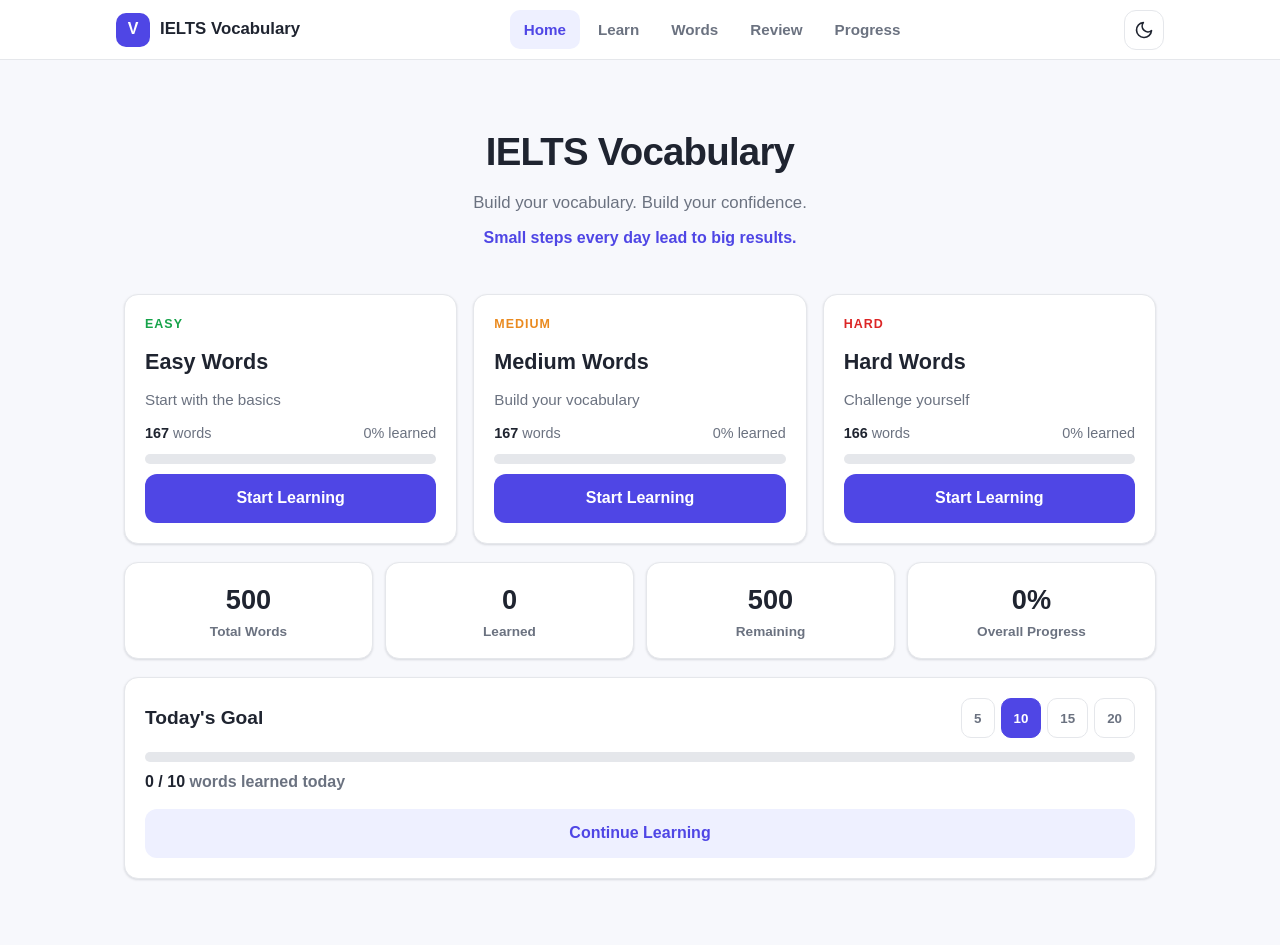
<file: docs/index.html>
<!DOCTYPE html>
<html lang="en" data-theme="light">
<head>
  <meta charset="UTF-8">
  <meta name="viewport" content="width=device-width, initial-scale=1, viewport-fit=cover">
  <meta name="description" content="Learn IELTS vocabulary with simple flashcards, Bangla meanings, and daily goals.">
  <title>IELTS Vocabulary — Build your vocabulary. Build your confidence.</title>
  <link rel="stylesheet" href="static/css/style.css">
  
</head>
<body>
  <header class="site-header">
    <div class="header-inner">
      <a class="logo" href="index.html" aria-label="IELTS Vocabulary home">
        <span class="logo-mark" aria-hidden="true">V</span>
        <span>IELTS Vocabulary</span>
      </a>
      <nav class="desktop-nav" aria-label="Main navigation">
        <a href="index.html" data-nav="index.html">Home</a>
        <a href="learn.html" data-nav="learn.html">Learn</a>
        <a href="words.html" data-nav="words.html">Words</a>
        <a href="review.html" data-nav="review.html">Review</a>
        <a href="progress.html" data-nav="progress.html">Progress</a>
      </nav>
      <button id="theme-toggle" class="icon-btn" type="button" aria-label="Switch to dark mode"></button>
    </div>
  </header>

  <main class="container">
    
<div id="hero" class="hero">
  <h1>IELTS Vocabulary</h1>
  <p class="subtitle">Build your vocabulary. Build your confidence.</p>
</div>
<div id="home-main">
  <div class="loading"><div class="spinner"></div>Loading…</div>
</div>

  </main>

  <nav class="tabbar" aria-label="Main navigation">
    <a href="index.html" data-nav="index.html">
      <svg viewBox="0 0 24 24" fill="none" stroke="currentColor" stroke-width="2" stroke-linecap="round" stroke-linejoin="round" aria-hidden="true"><path d="M3 9.5L12 3l9 6.5V20a1 1 0 0 1-1 1h-5v-6h-6v6H4a1 1 0 0 1-1-1z"/></svg>
      <span>Home</span>
    </a>
    <a href="learn.html" data-nav="learn.html">
      <svg viewBox="0 0 24 24" fill="none" stroke="currentColor" stroke-width="2" stroke-linecap="round" stroke-linejoin="round" aria-hidden="true"><rect x="3" y="4" width="18" height="14" rx="2"/><path d="M3 9h18M8 21h8"/></svg>
      <span>Learn</span>
    </a>
    <a href="words.html" data-nav="words.html">
      <svg viewBox="0 0 24 24" fill="none" stroke="currentColor" stroke-width="2" stroke-linecap="round" stroke-linejoin="round" aria-hidden="true"><path d="M4 6h16M4 12h16M4 18h10"/></svg>
      <span>Words</span>
    </a>
    <a href="review.html" data-nav="review.html">
      <svg viewBox="0 0 24 24" fill="none" stroke="currentColor" stroke-width="2" stroke-linecap="round" stroke-linejoin="round" aria-hidden="true"><path d="M21 12a9 9 0 1 1-2.6-6.4M21 4v5h-5"/></svg>
      <span>Review</span>
    </a>
    <a href="progress.html" data-nav="progress.html">
      <svg viewBox="0 0 24 24" fill="none" stroke="currentColor" stroke-width="2" stroke-linecap="round" stroke-linejoin="round" aria-hidden="true"><path d="M4 20V10M10 20V4M16 20v-7M21 20H3"/></svg>
      <span>Progress</span>
    </a>
  </nav>

  <div id="toast" class="toast" role="status" aria-live="polite"></div>

  <script src="static/js/app.js"></script>
  <script src="static/js/store.js"></script>
  <script src="static/js/data.js"></script>
  
<script src="static/js/home.js"></script>

</body>
</html>
</file>
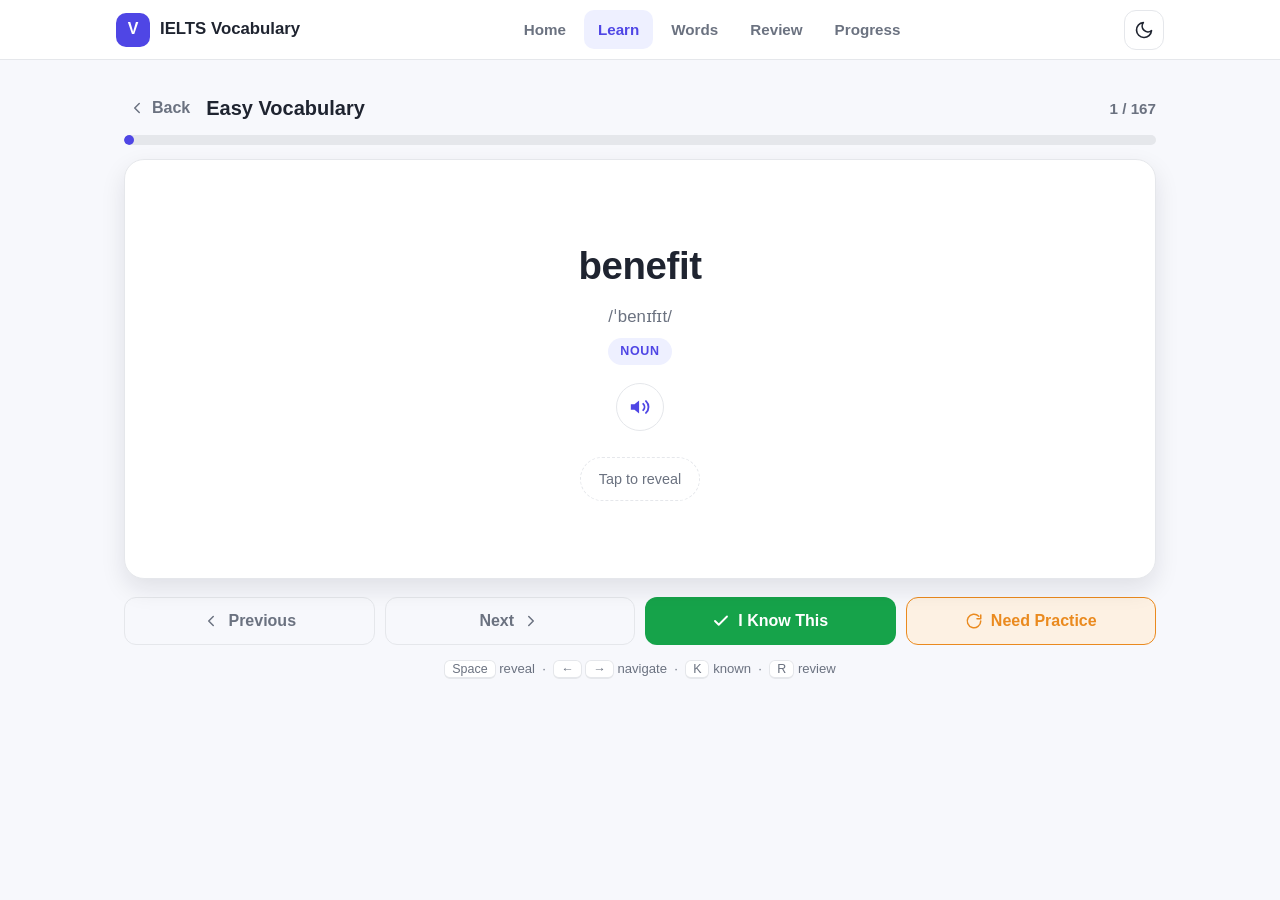
<file: docs/learn.html>
<!DOCTYPE html>
<html lang="en" data-theme="light">
<head>
  <meta charset="UTF-8">
  <meta name="viewport" content="width=device-width, initial-scale=1, viewport-fit=cover">
  <meta name="description" content="Learn IELTS vocabulary with simple flashcards, Bangla meanings, and daily goals.">
  <title>Learn — IELTS Vocabulary</title>
  <link rel="stylesheet" href="static/css/style.css">
  
</head>
<body>
  <header class="site-header">
    <div class="header-inner">
      <a class="logo" href="index.html" aria-label="IELTS Vocabulary home">
        <span class="logo-mark" aria-hidden="true">V</span>
        <span>IELTS Vocabulary</span>
      </a>
      <nav class="desktop-nav" aria-label="Main navigation">
        <a href="index.html" data-nav="index.html">Home</a>
        <a href="learn.html" data-nav="learn.html">Learn</a>
        <a href="words.html" data-nav="words.html">Words</a>
        <a href="review.html" data-nav="review.html">Review</a>
        <a href="progress.html" data-nav="progress.html">Progress</a>
      </nav>
      <button id="theme-toggle" class="icon-btn" type="button" aria-label="Switch to dark mode"></button>
    </div>
  </header>

  <main class="container">
    
<div id="learn-main">
  <div id="learn-loading" class="loading"><div class="spinner"></div>Loading words…</div>

  <div class="learn-top">
    <a id="learn-back" class="back-link" href="index.html">
      <svg width="18" height="18" viewBox="0 0 24 24" fill="none" stroke="currentColor" stroke-width="2" stroke-linecap="round" stroke-linejoin="round" aria-hidden="true"><path d="M15 18l-6-6 6-6"/></svg>
      Back
    </a>
    <h1 id="learn-title" class="learn-title">Vocabulary</h1>
    <span id="learn-counter" class="learn-counter" aria-live="polite">– / –</span>
  </div>

  <div class="progress-track" role="progressbar" aria-label="Learning progress">
    <div id="learn-progress-fill" class="progress-fill"></div>
  </div>

  <div id="flashcard" class="flashcard" tabindex="0" role="button" aria-label="Flashcard. Press Enter to reveal the meaning.">
    <div class="flashcard-inner">
      <div id="card-front" class="face face-front"></div>
      <div id="card-back" class="face face-back"></div>
    </div>
  </div>

  <div class="learn-controls">
    <div class="learn-nav">
      <button id="btn-prev" class="btn btn-ghost" type="button">
        <svg width="18" height="18" viewBox="0 0 24 24" fill="none" stroke="currentColor" stroke-width="2" stroke-linecap="round" stroke-linejoin="round" aria-hidden="true"><path d="M15 18l-6-6 6-6"/></svg>
        Previous
      </button>
      <button id="btn-next" class="btn btn-ghost" type="button">
        Next
        <svg width="18" height="18" viewBox="0 0 24 24" fill="none" stroke="currentColor" stroke-width="2" stroke-linecap="round" stroke-linejoin="round" aria-hidden="true"><path d="M9 18l6-6-6-6"/></svg>
      </button>
    </div>
    <button id="btn-known" class="btn btn-success" type="button">
      <svg width="18" height="18" viewBox="0 0 24 24" fill="none" stroke="currentColor" stroke-width="2.5" stroke-linecap="round" stroke-linejoin="round" aria-hidden="true"><path d="M20 6L9 17l-5-5"/></svg>
      I Know This
    </button>
    <button id="btn-review" class="btn btn-warning" type="button">
      <svg width="18" height="18" viewBox="0 0 24 24" fill="none" stroke="currentColor" stroke-width="2" stroke-linecap="round" stroke-linejoin="round" aria-hidden="true"><path d="M21 12a9 9 0 1 1-2.6-6.4M21 4v5h-5"/></svg>
      Need Practice
    </button>
  </div>

  <p class="keyboard-hint">
    <kbd>Space</kbd> reveal &nbsp;·&nbsp; <kbd>←</kbd> <kbd>→</kbd> navigate &nbsp;·&nbsp; <kbd>K</kbd> known &nbsp;·&nbsp; <kbd>R</kbd> review
  </p>
</div>

  </main>

  <nav class="tabbar" aria-label="Main navigation">
    <a href="index.html" data-nav="index.html">
      <svg viewBox="0 0 24 24" fill="none" stroke="currentColor" stroke-width="2" stroke-linecap="round" stroke-linejoin="round" aria-hidden="true"><path d="M3 9.5L12 3l9 6.5V20a1 1 0 0 1-1 1h-5v-6h-6v6H4a1 1 0 0 1-1-1z"/></svg>
      <span>Home</span>
    </a>
    <a href="learn.html" data-nav="learn.html">
      <svg viewBox="0 0 24 24" fill="none" stroke="currentColor" stroke-width="2" stroke-linecap="round" stroke-linejoin="round" aria-hidden="true"><rect x="3" y="4" width="18" height="14" rx="2"/><path d="M3 9h18M8 21h8"/></svg>
      <span>Learn</span>
    </a>
    <a href="words.html" data-nav="words.html">
      <svg viewBox="0 0 24 24" fill="none" stroke="currentColor" stroke-width="2" stroke-linecap="round" stroke-linejoin="round" aria-hidden="true"><path d="M4 6h16M4 12h16M4 18h10"/></svg>
      <span>Words</span>
    </a>
    <a href="review.html" data-nav="review.html">
      <svg viewBox="0 0 24 24" fill="none" stroke="currentColor" stroke-width="2" stroke-linecap="round" stroke-linejoin="round" aria-hidden="true"><path d="M21 12a9 9 0 1 1-2.6-6.4M21 4v5h-5"/></svg>
      <span>Review</span>
    </a>
    <a href="progress.html" data-nav="progress.html">
      <svg viewBox="0 0 24 24" fill="none" stroke="currentColor" stroke-width="2" stroke-linecap="round" stroke-linejoin="round" aria-hidden="true"><path d="M4 20V10M10 20V4M16 20v-7M21 20H3"/></svg>
      <span>Progress</span>
    </a>
  </nav>

  <div id="toast" class="toast" role="status" aria-live="polite"></div>

  <script src="static/js/app.js"></script>
  <script src="static/js/store.js"></script>
  <script src="static/js/data.js"></script>
  
<script src="static/js/flashcard.js"></script>

</body>
</html>
</file>
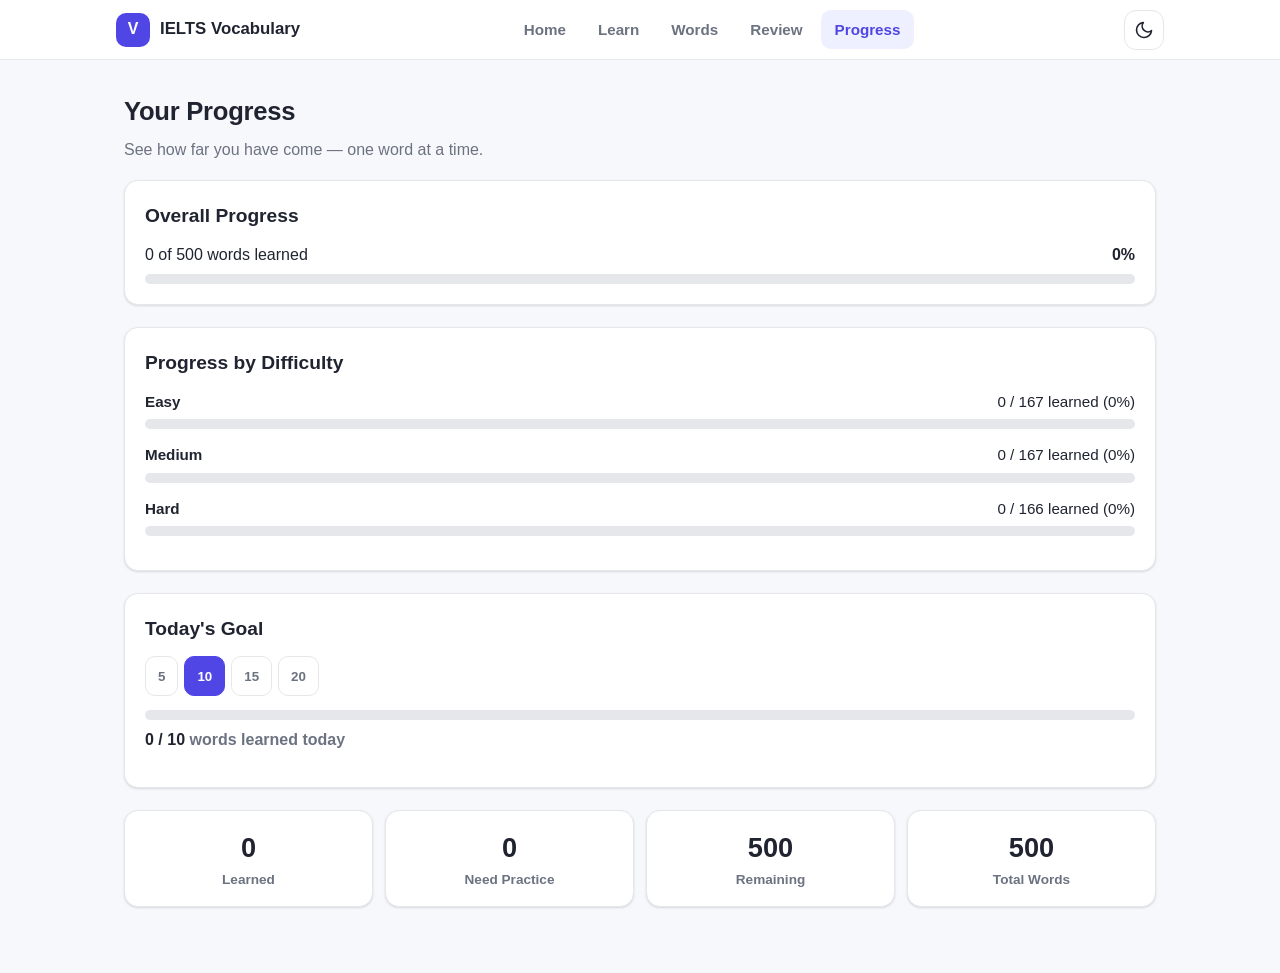
<file: docs/progress.html>
<!DOCTYPE html>
<html lang="en" data-theme="light">
<head>
  <meta charset="UTF-8">
  <meta name="viewport" content="width=device-width, initial-scale=1, viewport-fit=cover">
  <meta name="description" content="Learn IELTS vocabulary with simple flashcards, Bangla meanings, and daily goals.">
  <title>Progress — IELTS Vocabulary</title>
  <link rel="stylesheet" href="static/css/style.css">
  
</head>
<body>
  <header class="site-header">
    <div class="header-inner">
      <a class="logo" href="index.html" aria-label="IELTS Vocabulary home">
        <span class="logo-mark" aria-hidden="true">V</span>
        <span>IELTS Vocabulary</span>
      </a>
      <nav class="desktop-nav" aria-label="Main navigation">
        <a href="index.html" data-nav="index.html">Home</a>
        <a href="learn.html" data-nav="learn.html">Learn</a>
        <a href="words.html" data-nav="words.html">Words</a>
        <a href="review.html" data-nav="review.html">Review</a>
        <a href="progress.html" data-nav="progress.html">Progress</a>
      </nav>
      <button id="theme-toggle" class="icon-btn" type="button" aria-label="Switch to dark mode"></button>
    </div>
  </header>

  <main class="container">
    
<div class="page-head">
  <h1>Your Progress</h1>
  <p>See how far you have come — one word at a time.</p>
</div>
<div id="progress-main">
  <div class="loading"><div class="spinner"></div>Loading…</div>
</div>

  </main>

  <nav class="tabbar" aria-label="Main navigation">
    <a href="index.html" data-nav="index.html">
      <svg viewBox="0 0 24 24" fill="none" stroke="currentColor" stroke-width="2" stroke-linecap="round" stroke-linejoin="round" aria-hidden="true"><path d="M3 9.5L12 3l9 6.5V20a1 1 0 0 1-1 1h-5v-6h-6v6H4a1 1 0 0 1-1-1z"/></svg>
      <span>Home</span>
    </a>
    <a href="learn.html" data-nav="learn.html">
      <svg viewBox="0 0 24 24" fill="none" stroke="currentColor" stroke-width="2" stroke-linecap="round" stroke-linejoin="round" aria-hidden="true"><rect x="3" y="4" width="18" height="14" rx="2"/><path d="M3 9h18M8 21h8"/></svg>
      <span>Learn</span>
    </a>
    <a href="words.html" data-nav="words.html">
      <svg viewBox="0 0 24 24" fill="none" stroke="currentColor" stroke-width="2" stroke-linecap="round" stroke-linejoin="round" aria-hidden="true"><path d="M4 6h16M4 12h16M4 18h10"/></svg>
      <span>Words</span>
    </a>
    <a href="review.html" data-nav="review.html">
      <svg viewBox="0 0 24 24" fill="none" stroke="currentColor" stroke-width="2" stroke-linecap="round" stroke-linejoin="round" aria-hidden="true"><path d="M21 12a9 9 0 1 1-2.6-6.4M21 4v5h-5"/></svg>
      <span>Review</span>
    </a>
    <a href="progress.html" data-nav="progress.html">
      <svg viewBox="0 0 24 24" fill="none" stroke="currentColor" stroke-width="2" stroke-linecap="round" stroke-linejoin="round" aria-hidden="true"><path d="M4 20V10M10 20V4M16 20v-7M21 20H3"/></svg>
      <span>Progress</span>
    </a>
  </nav>

  <div id="toast" class="toast" role="status" aria-live="polite"></div>

  <script src="static/js/app.js"></script>
  <script src="static/js/store.js"></script>
  <script src="static/js/data.js"></script>
  
<script src="static/js/progress.js"></script>

</body>
</html>
</file>
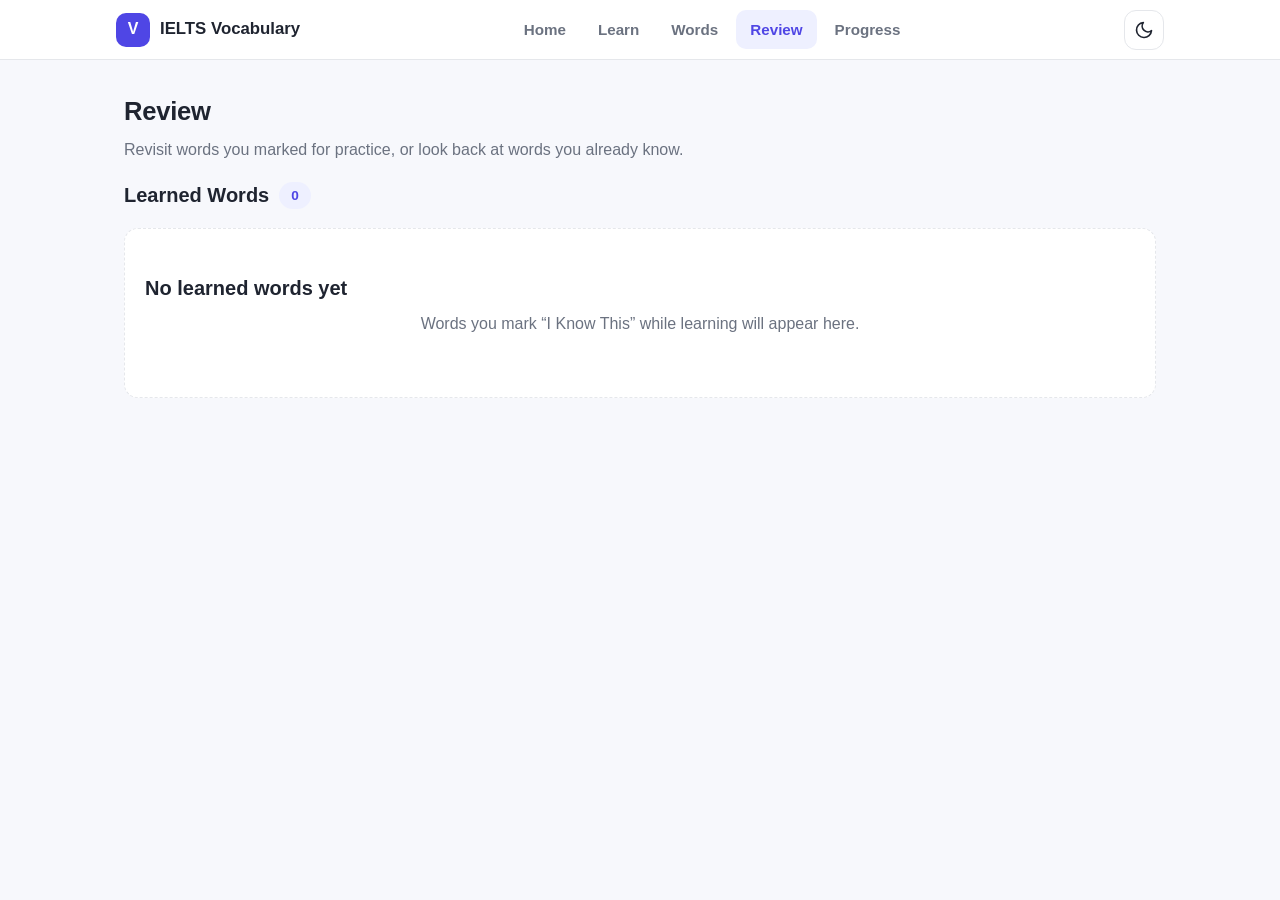
<file: docs/review.html>
<!DOCTYPE html>
<html lang="en" data-theme="light">
<head>
  <meta charset="UTF-8">
  <meta name="viewport" content="width=device-width, initial-scale=1, viewport-fit=cover">
  <meta name="description" content="Learn IELTS vocabulary with simple flashcards, Bangla meanings, and daily goals.">
  <title>Review — IELTS Vocabulary</title>
  <link rel="stylesheet" href="static/css/style.css">
  
</head>
<body>
  <header class="site-header">
    <div class="header-inner">
      <a class="logo" href="index.html" aria-label="IELTS Vocabulary home">
        <span class="logo-mark" aria-hidden="true">V</span>
        <span>IELTS Vocabulary</span>
      </a>
      <nav class="desktop-nav" aria-label="Main navigation">
        <a href="index.html" data-nav="index.html">Home</a>
        <a href="learn.html" data-nav="learn.html">Learn</a>
        <a href="words.html" data-nav="words.html">Words</a>
        <a href="review.html" data-nav="review.html">Review</a>
        <a href="progress.html" data-nav="progress.html">Progress</a>
      </nav>
      <button id="theme-toggle" class="icon-btn" type="button" aria-label="Switch to dark mode"></button>
    </div>
  </header>

  <main class="container">
    
<div class="page-head">
  <h1>Review</h1>
  <p>Revisit words you marked for practice, or look back at words you already know.</p>
</div>
<div id="review-main">
  <div class="loading"><div class="spinner"></div>Loading…</div>
</div>

  </main>

  <nav class="tabbar" aria-label="Main navigation">
    <a href="index.html" data-nav="index.html">
      <svg viewBox="0 0 24 24" fill="none" stroke="currentColor" stroke-width="2" stroke-linecap="round" stroke-linejoin="round" aria-hidden="true"><path d="M3 9.5L12 3l9 6.5V20a1 1 0 0 1-1 1h-5v-6h-6v6H4a1 1 0 0 1-1-1z"/></svg>
      <span>Home</span>
    </a>
    <a href="learn.html" data-nav="learn.html">
      <svg viewBox="0 0 24 24" fill="none" stroke="currentColor" stroke-width="2" stroke-linecap="round" stroke-linejoin="round" aria-hidden="true"><rect x="3" y="4" width="18" height="14" rx="2"/><path d="M3 9h18M8 21h8"/></svg>
      <span>Learn</span>
    </a>
    <a href="words.html" data-nav="words.html">
      <svg viewBox="0 0 24 24" fill="none" stroke="currentColor" stroke-width="2" stroke-linecap="round" stroke-linejoin="round" aria-hidden="true"><path d="M4 6h16M4 12h16M4 18h10"/></svg>
      <span>Words</span>
    </a>
    <a href="review.html" data-nav="review.html">
      <svg viewBox="0 0 24 24" fill="none" stroke="currentColor" stroke-width="2" stroke-linecap="round" stroke-linejoin="round" aria-hidden="true"><path d="M21 12a9 9 0 1 1-2.6-6.4M21 4v5h-5"/></svg>
      <span>Review</span>
    </a>
    <a href="progress.html" data-nav="progress.html">
      <svg viewBox="0 0 24 24" fill="none" stroke="currentColor" stroke-width="2" stroke-linecap="round" stroke-linejoin="round" aria-hidden="true"><path d="M4 20V10M10 20V4M16 20v-7M21 20H3"/></svg>
      <span>Progress</span>
    </a>
  </nav>

  <div id="toast" class="toast" role="status" aria-live="polite"></div>

  <script src="static/js/app.js"></script>
  <script src="static/js/store.js"></script>
  <script src="static/js/data.js"></script>
  
<script src="static/js/review.js"></script>

</body>
</html>
</file>
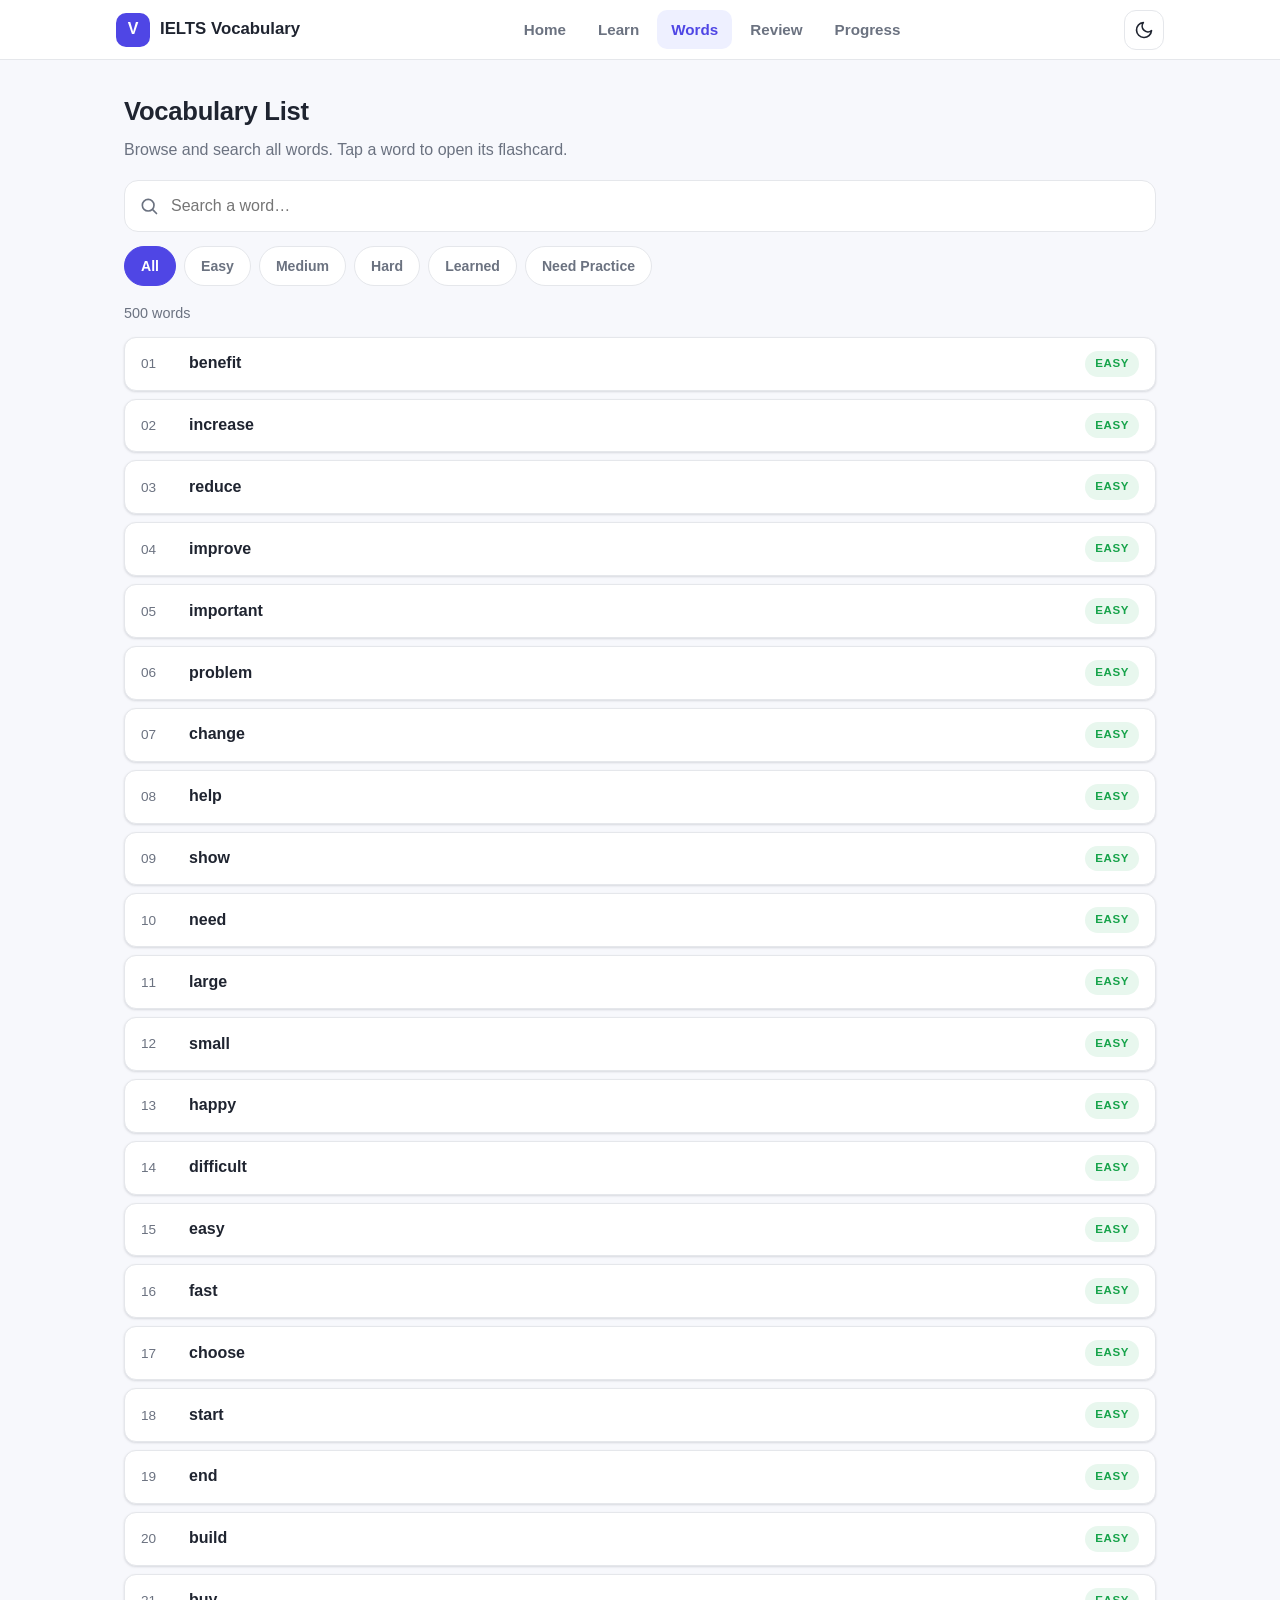
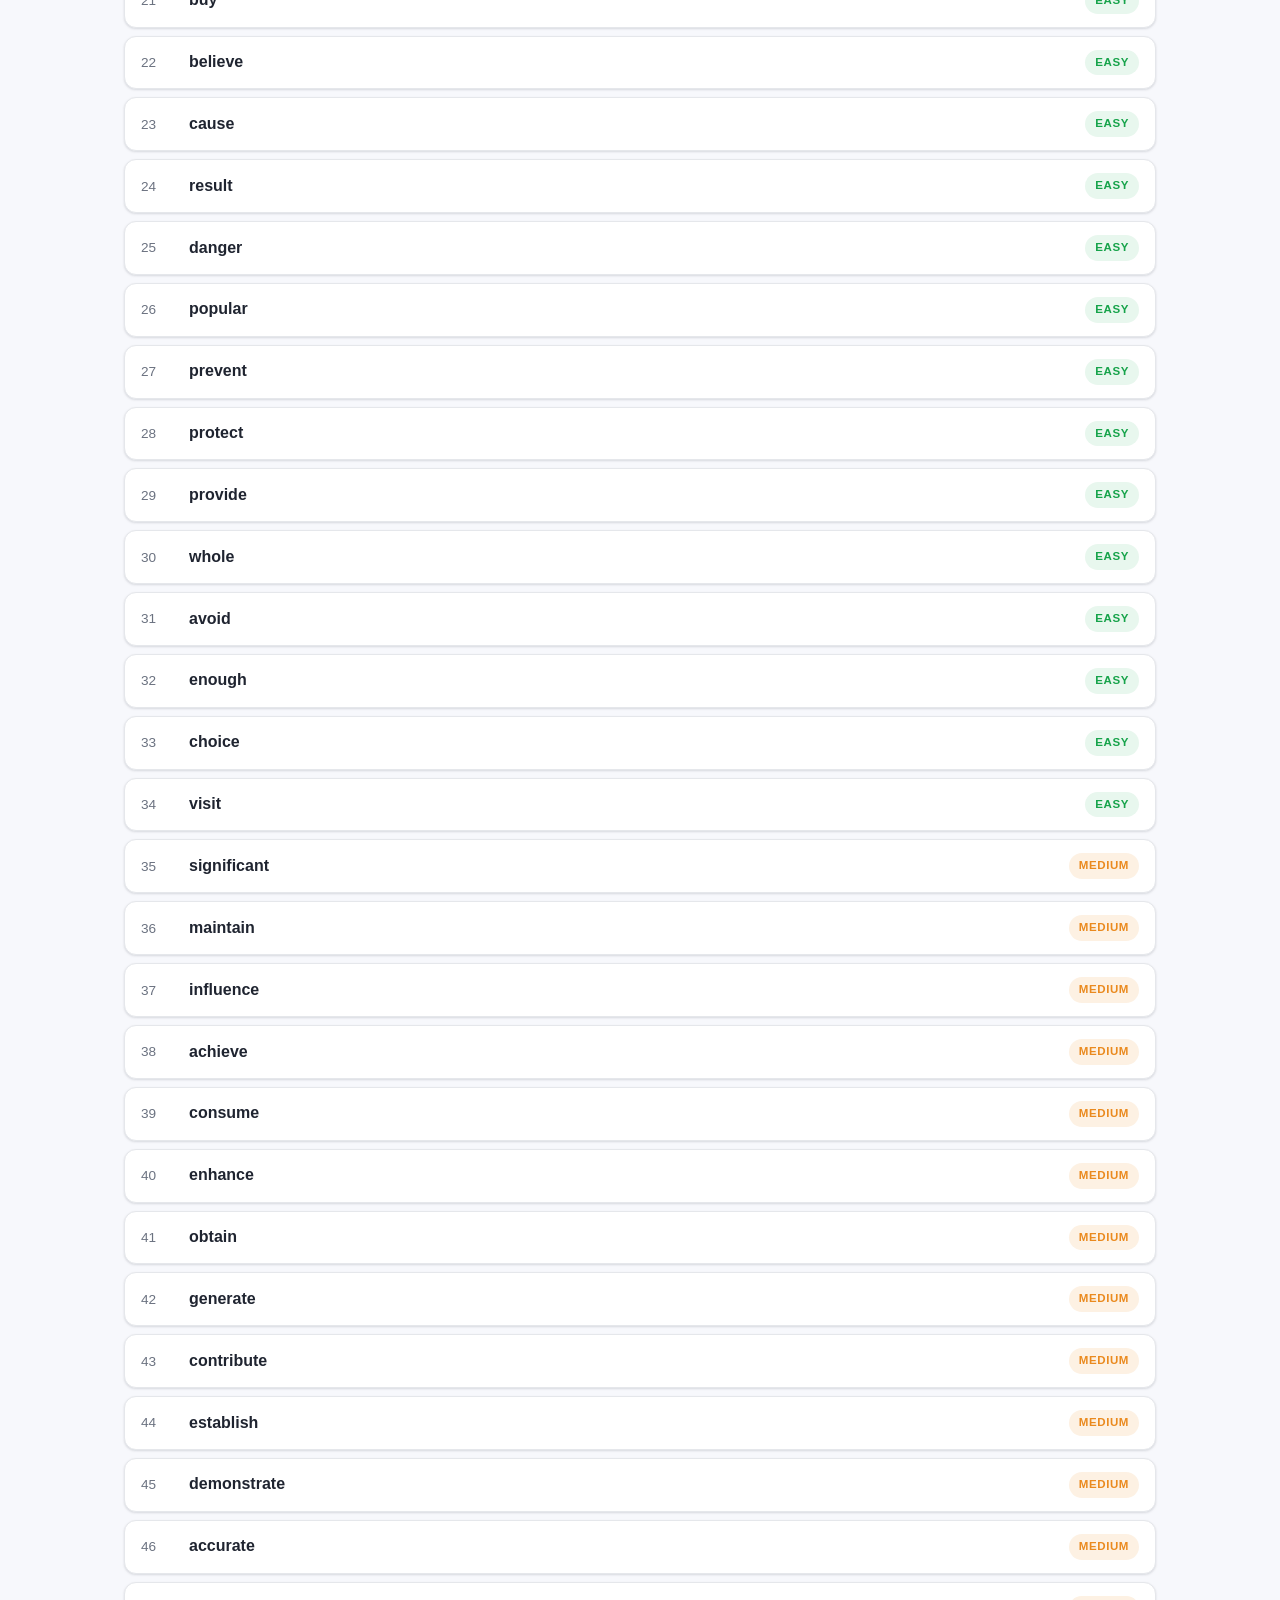
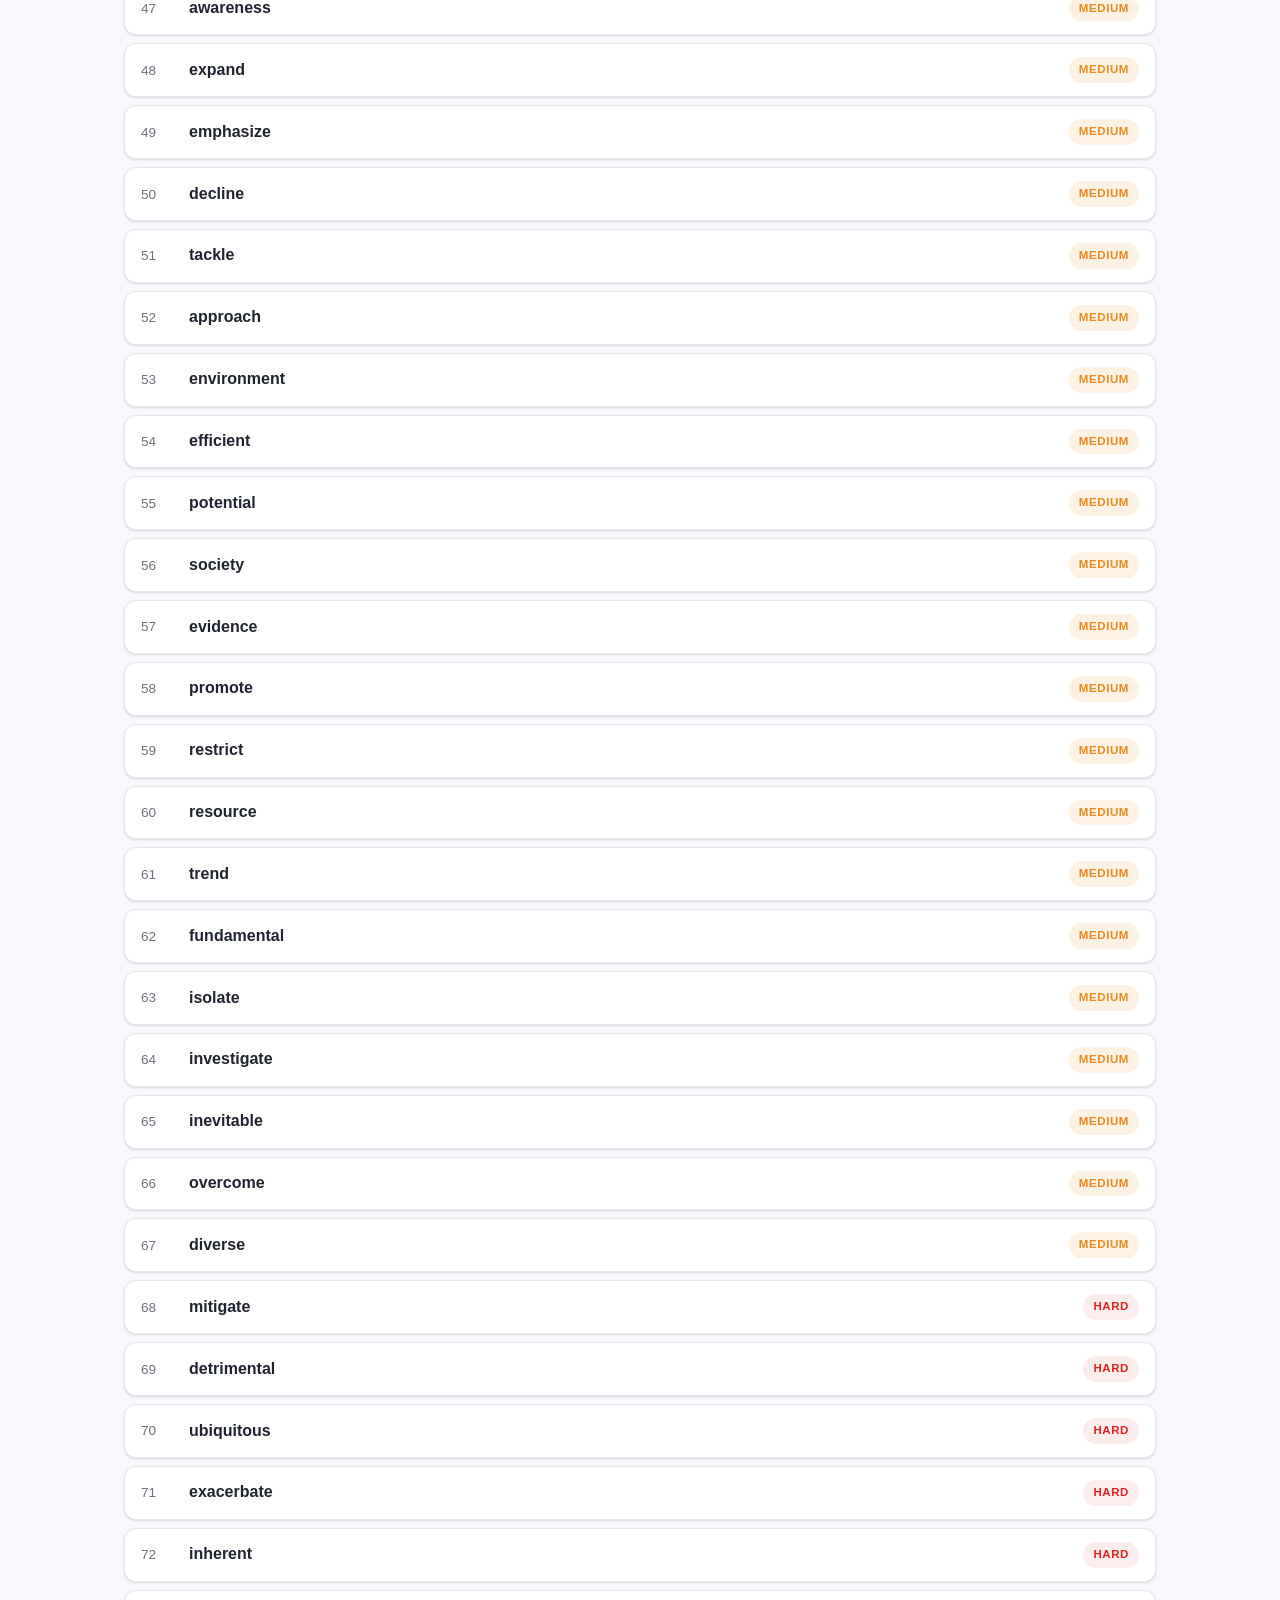
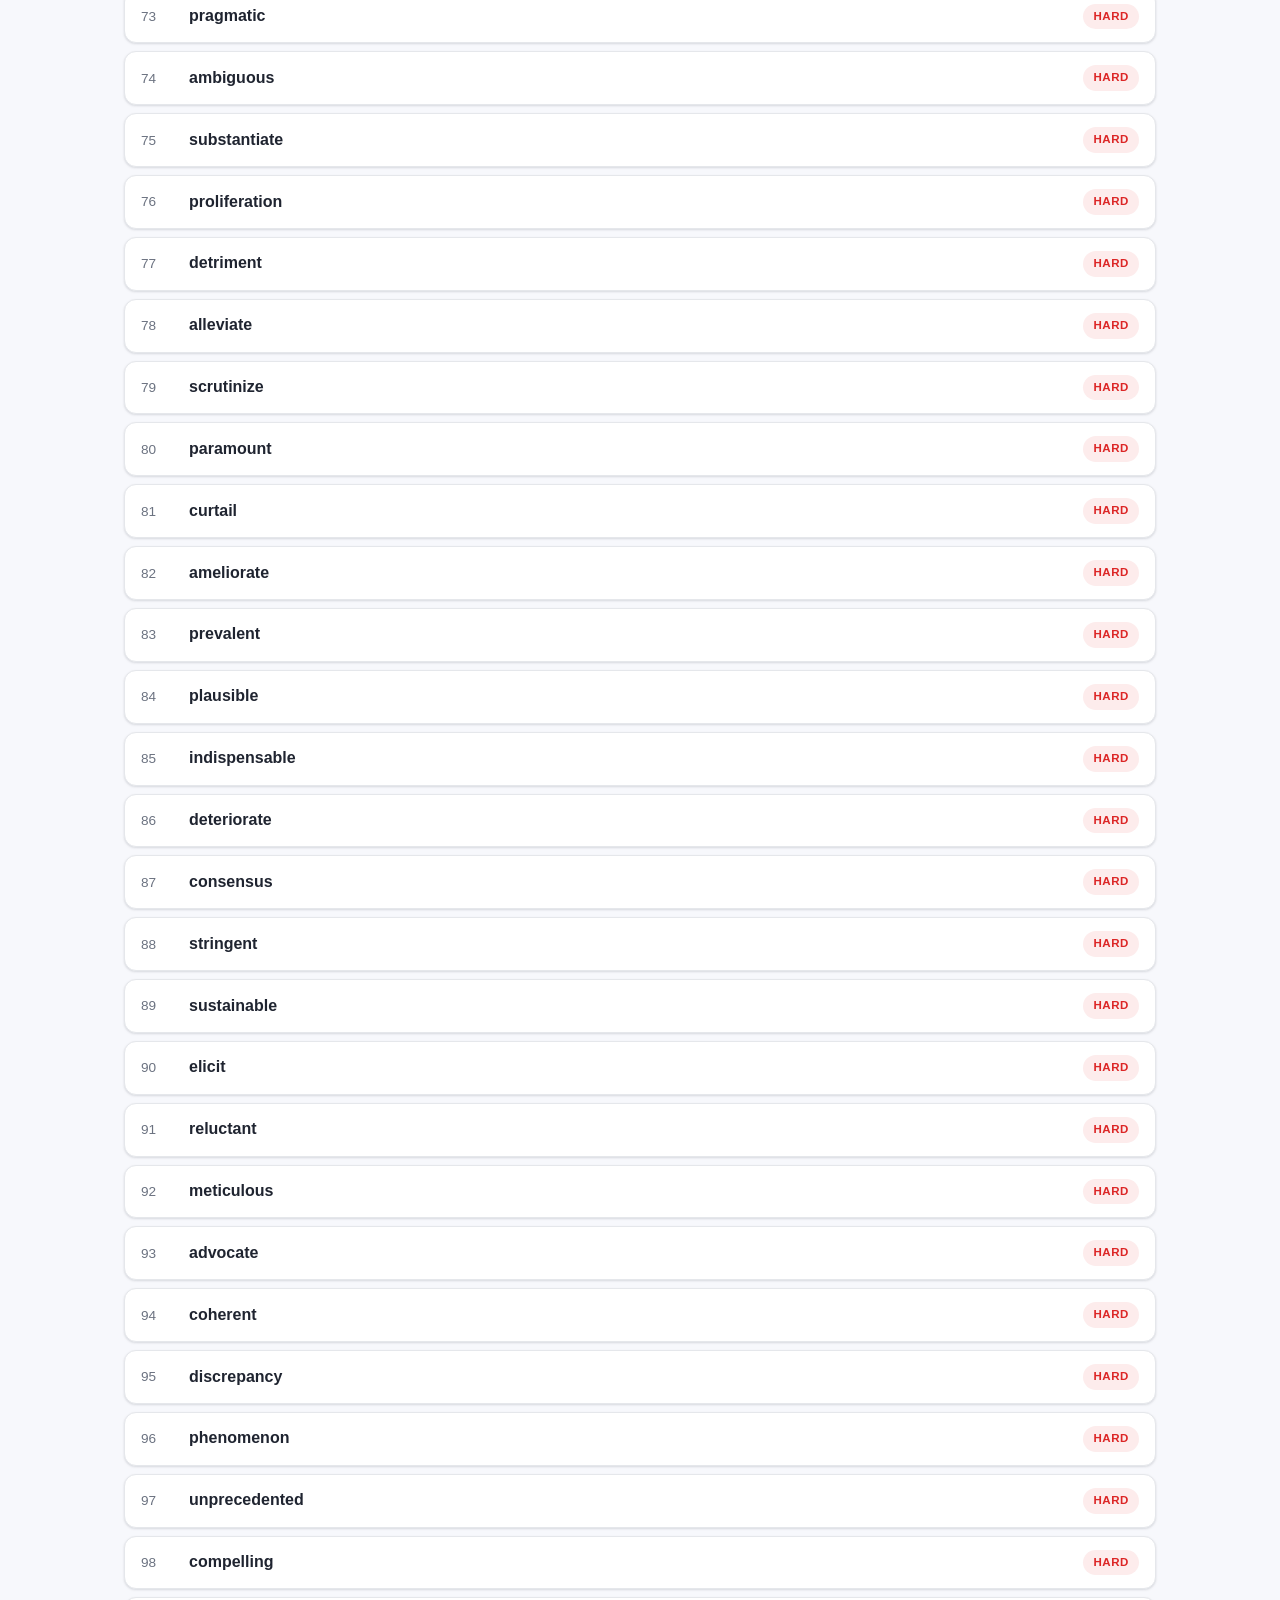
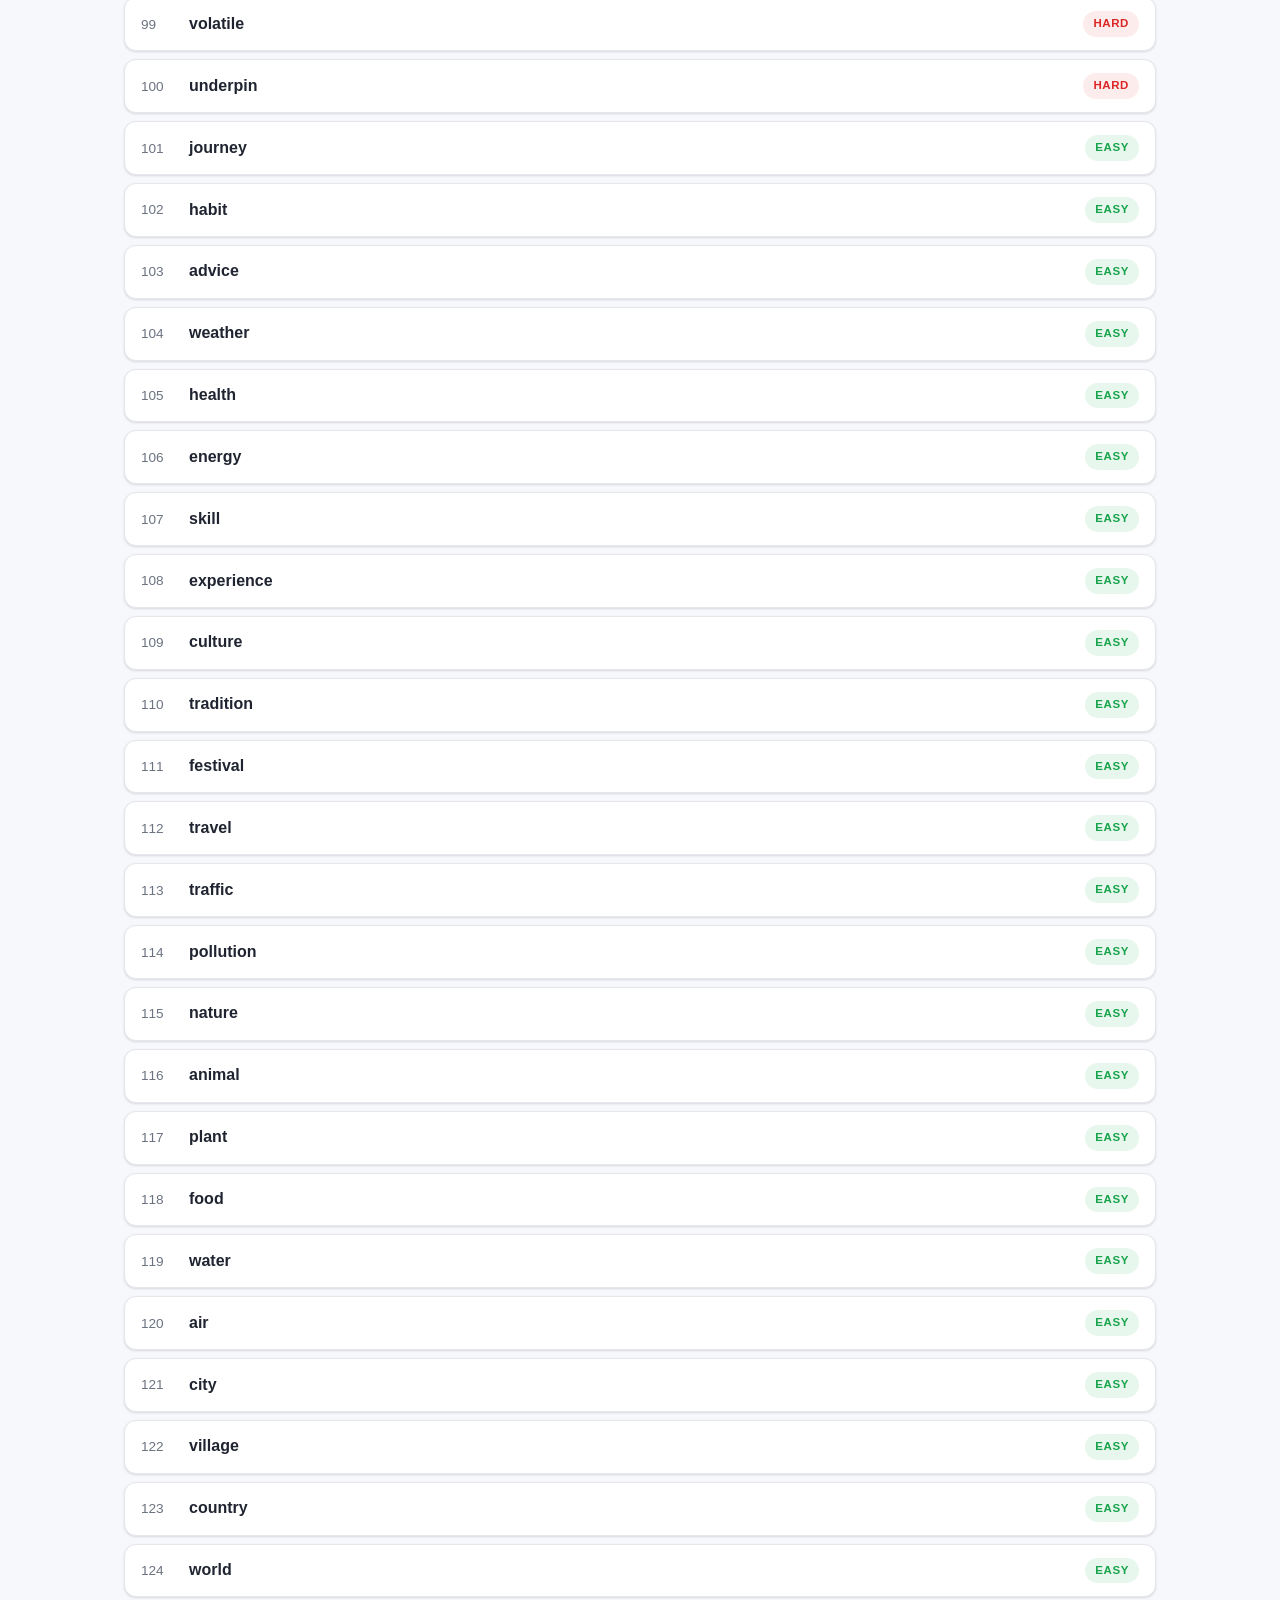
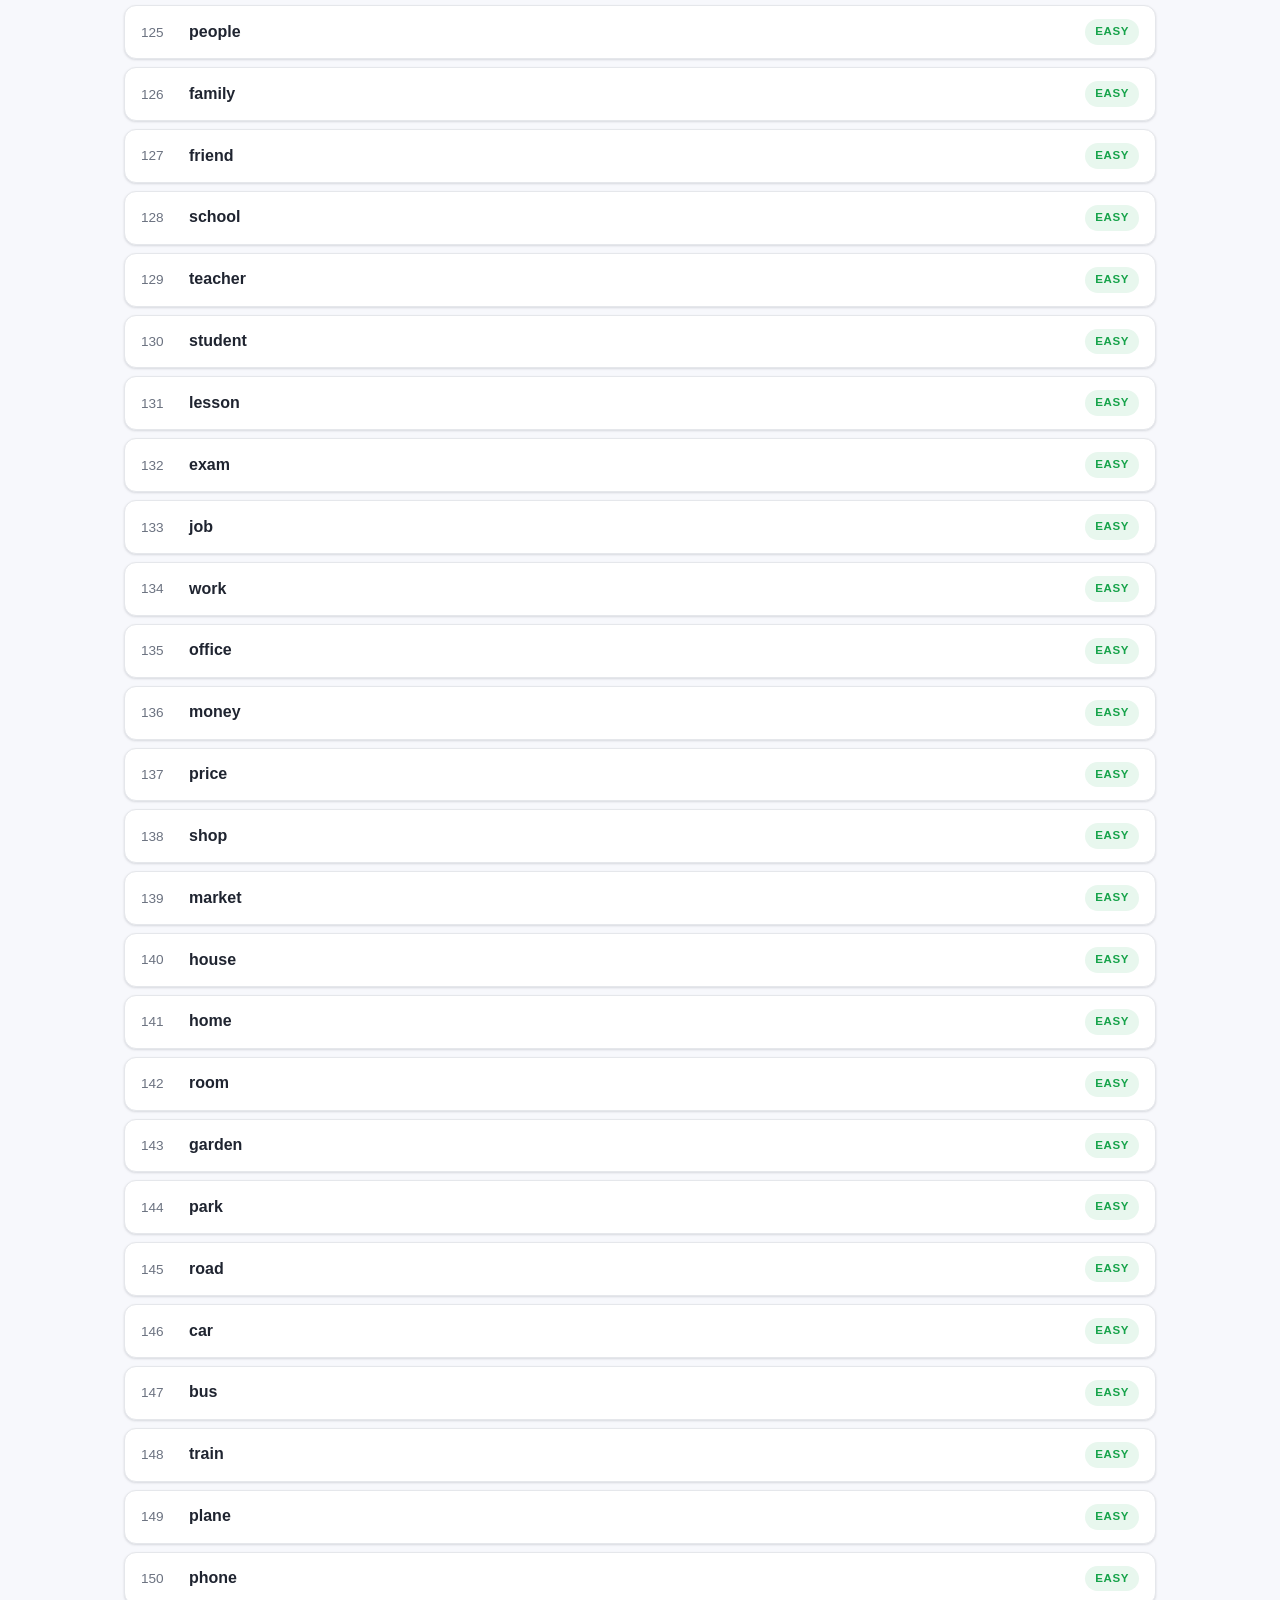
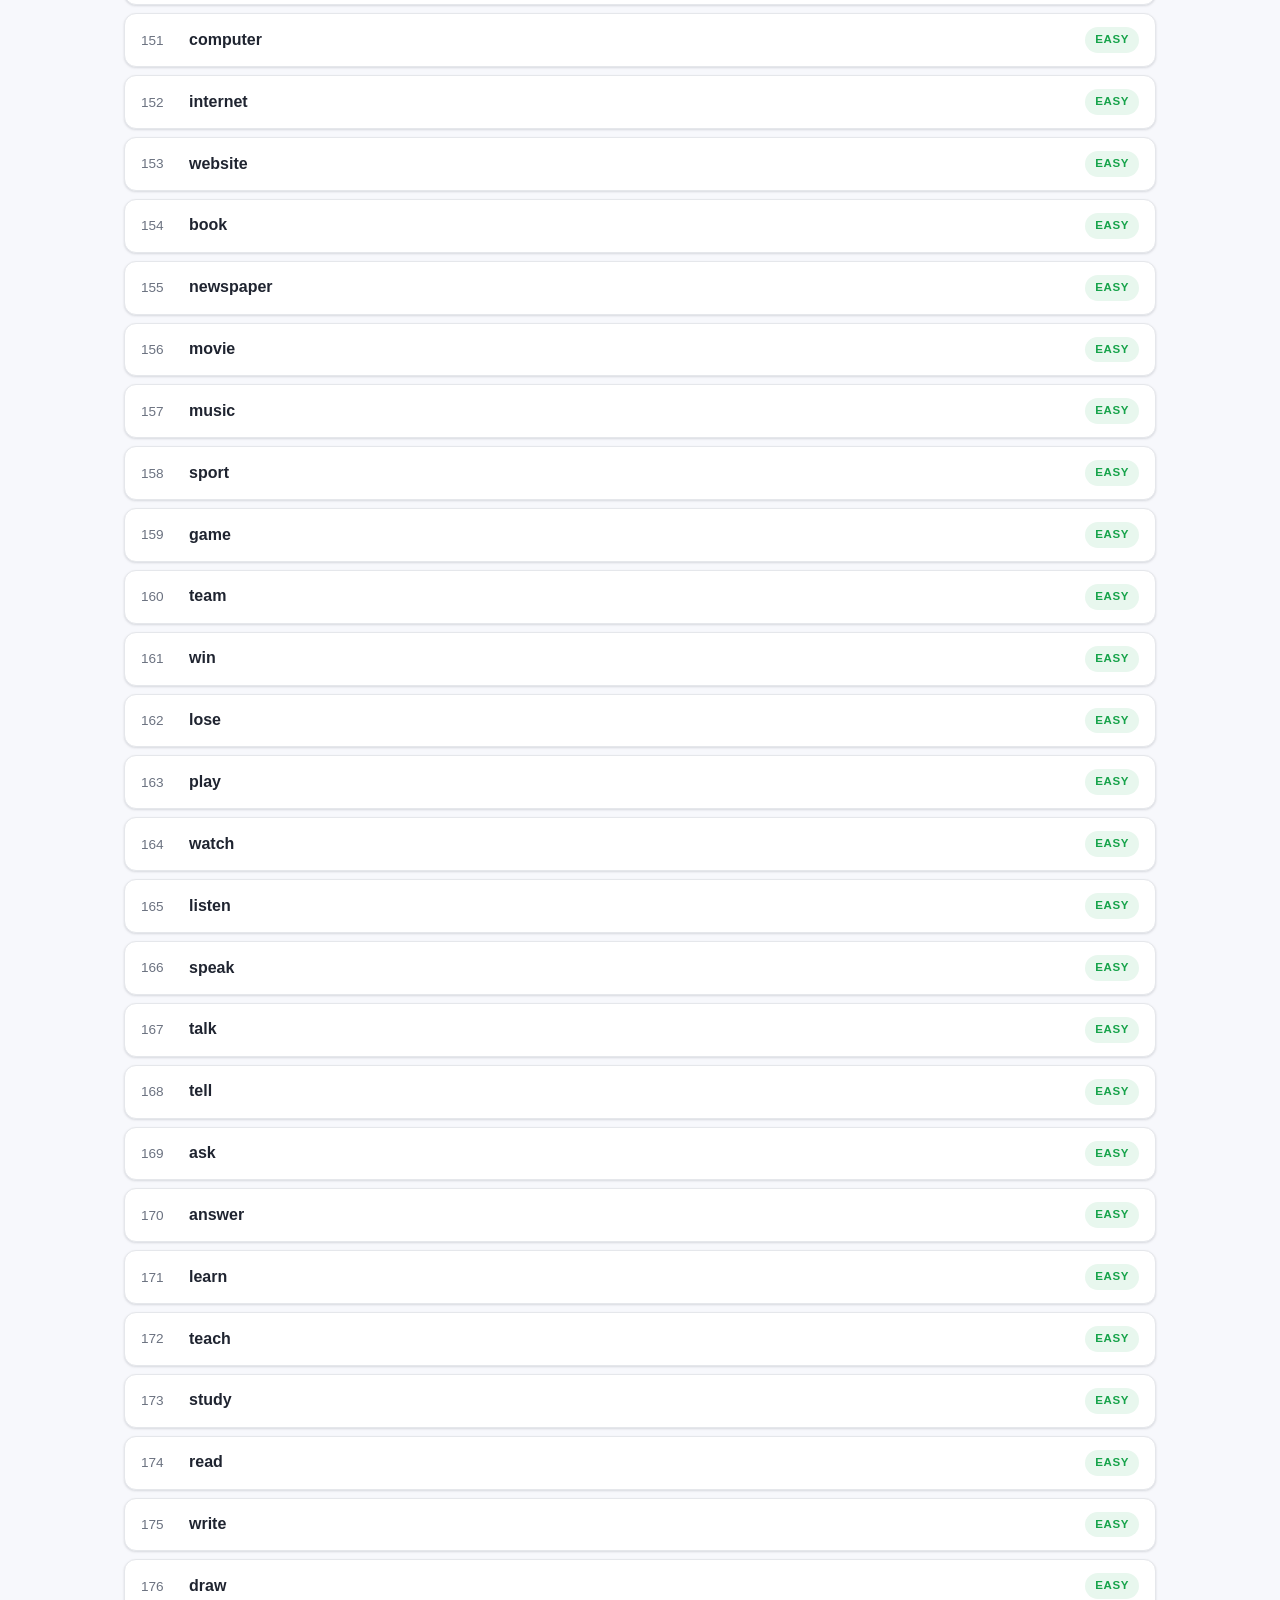
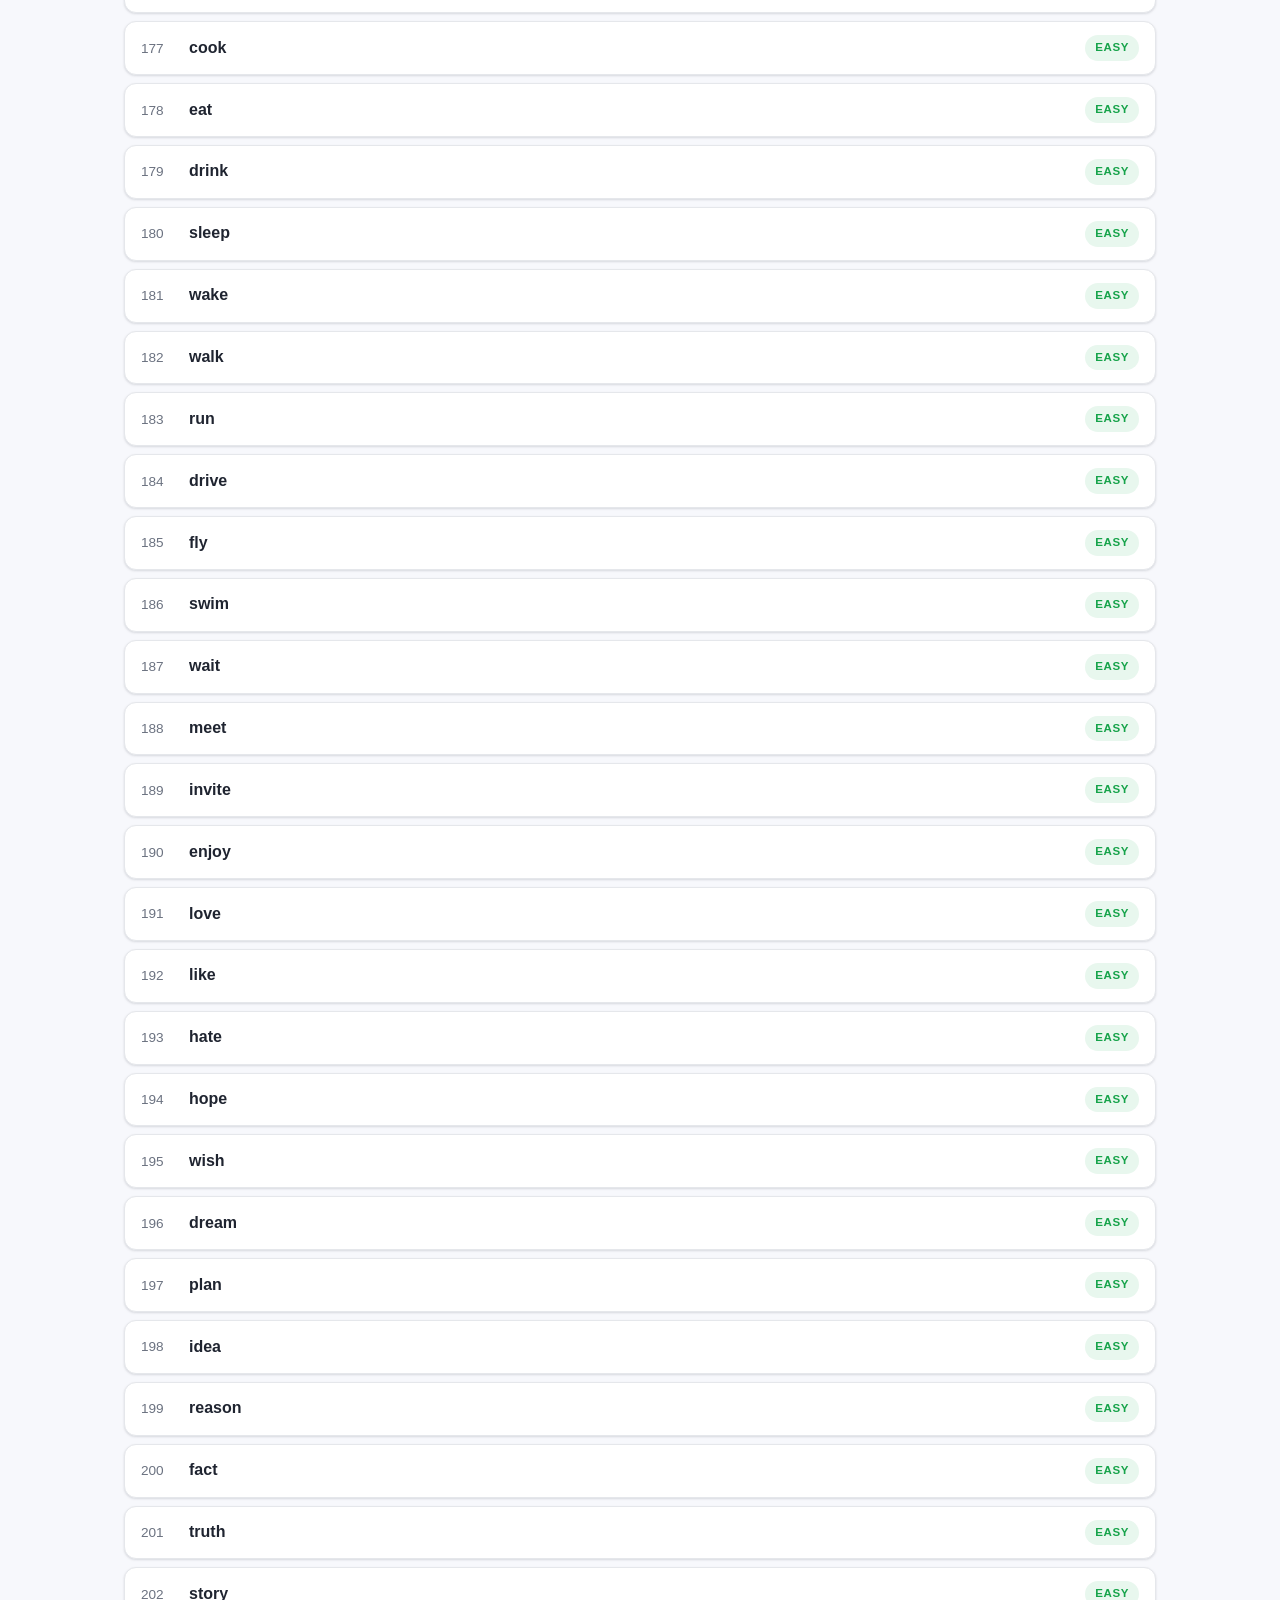
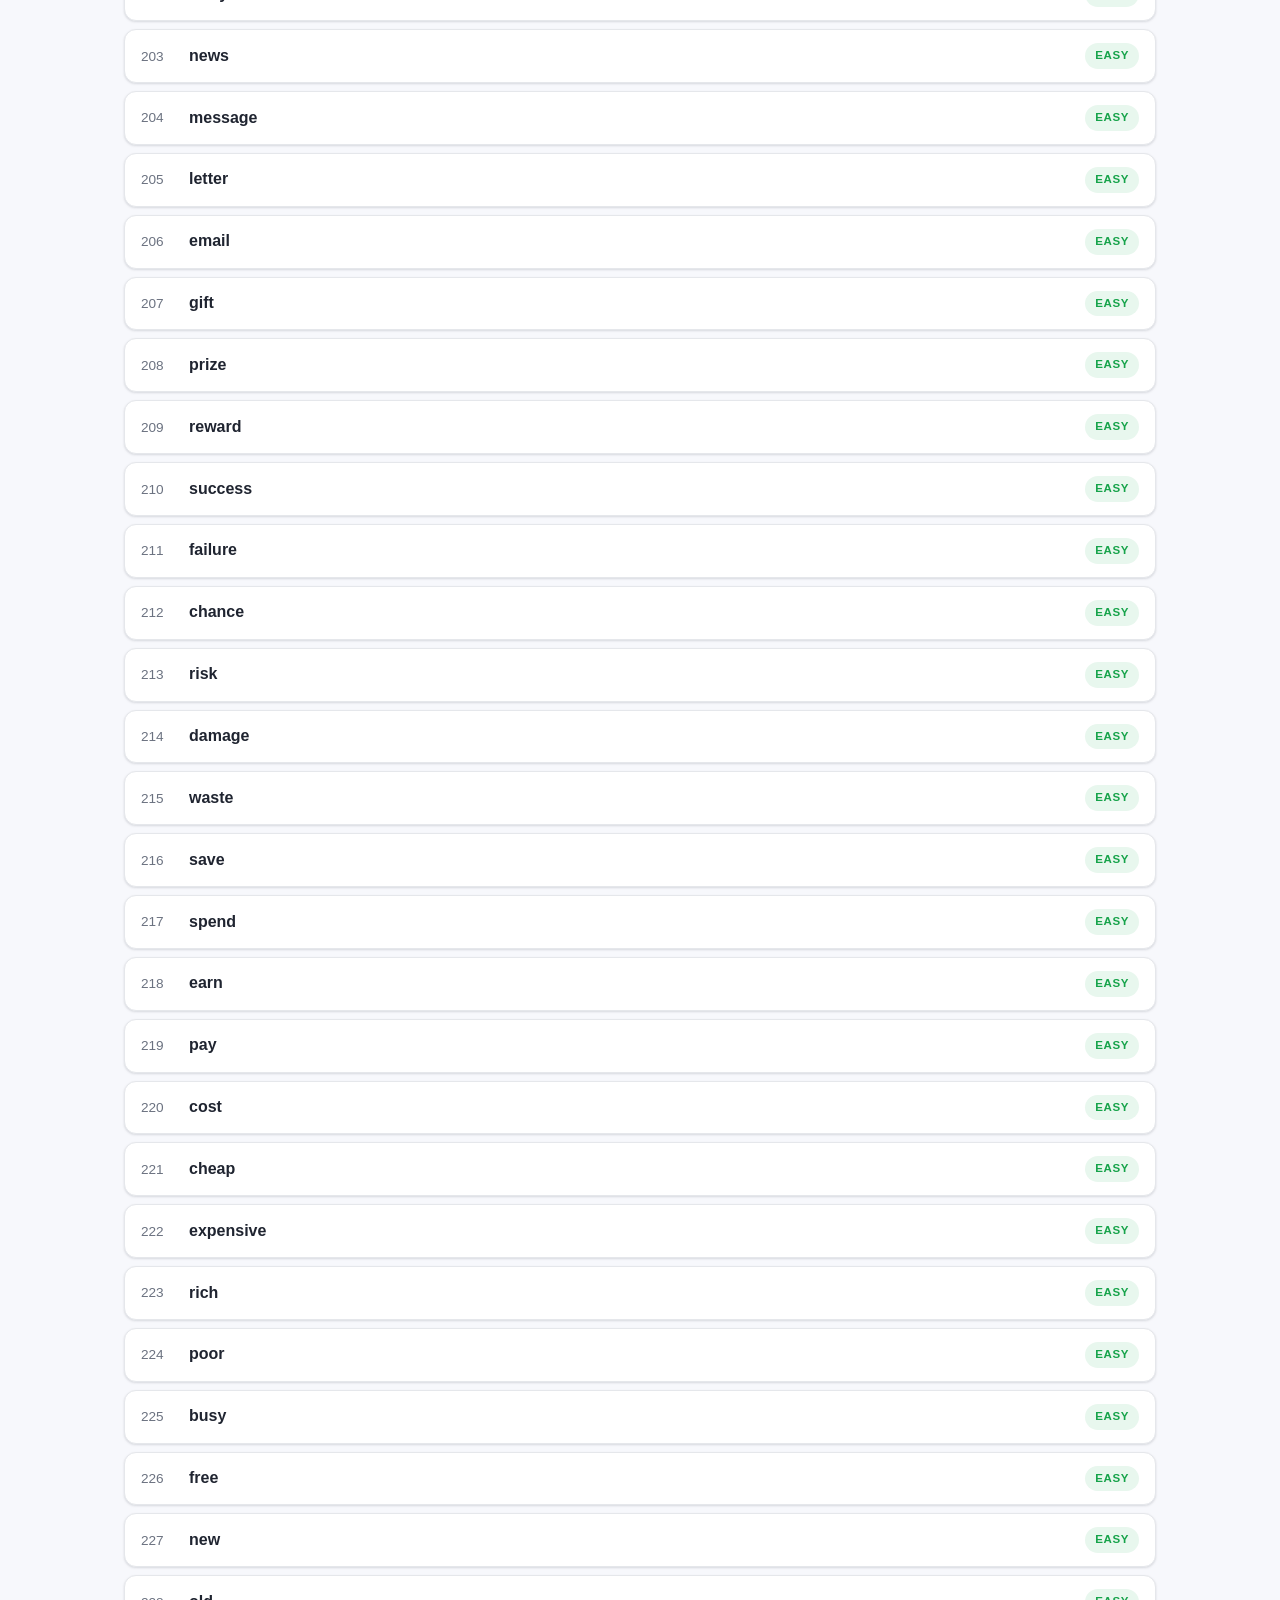
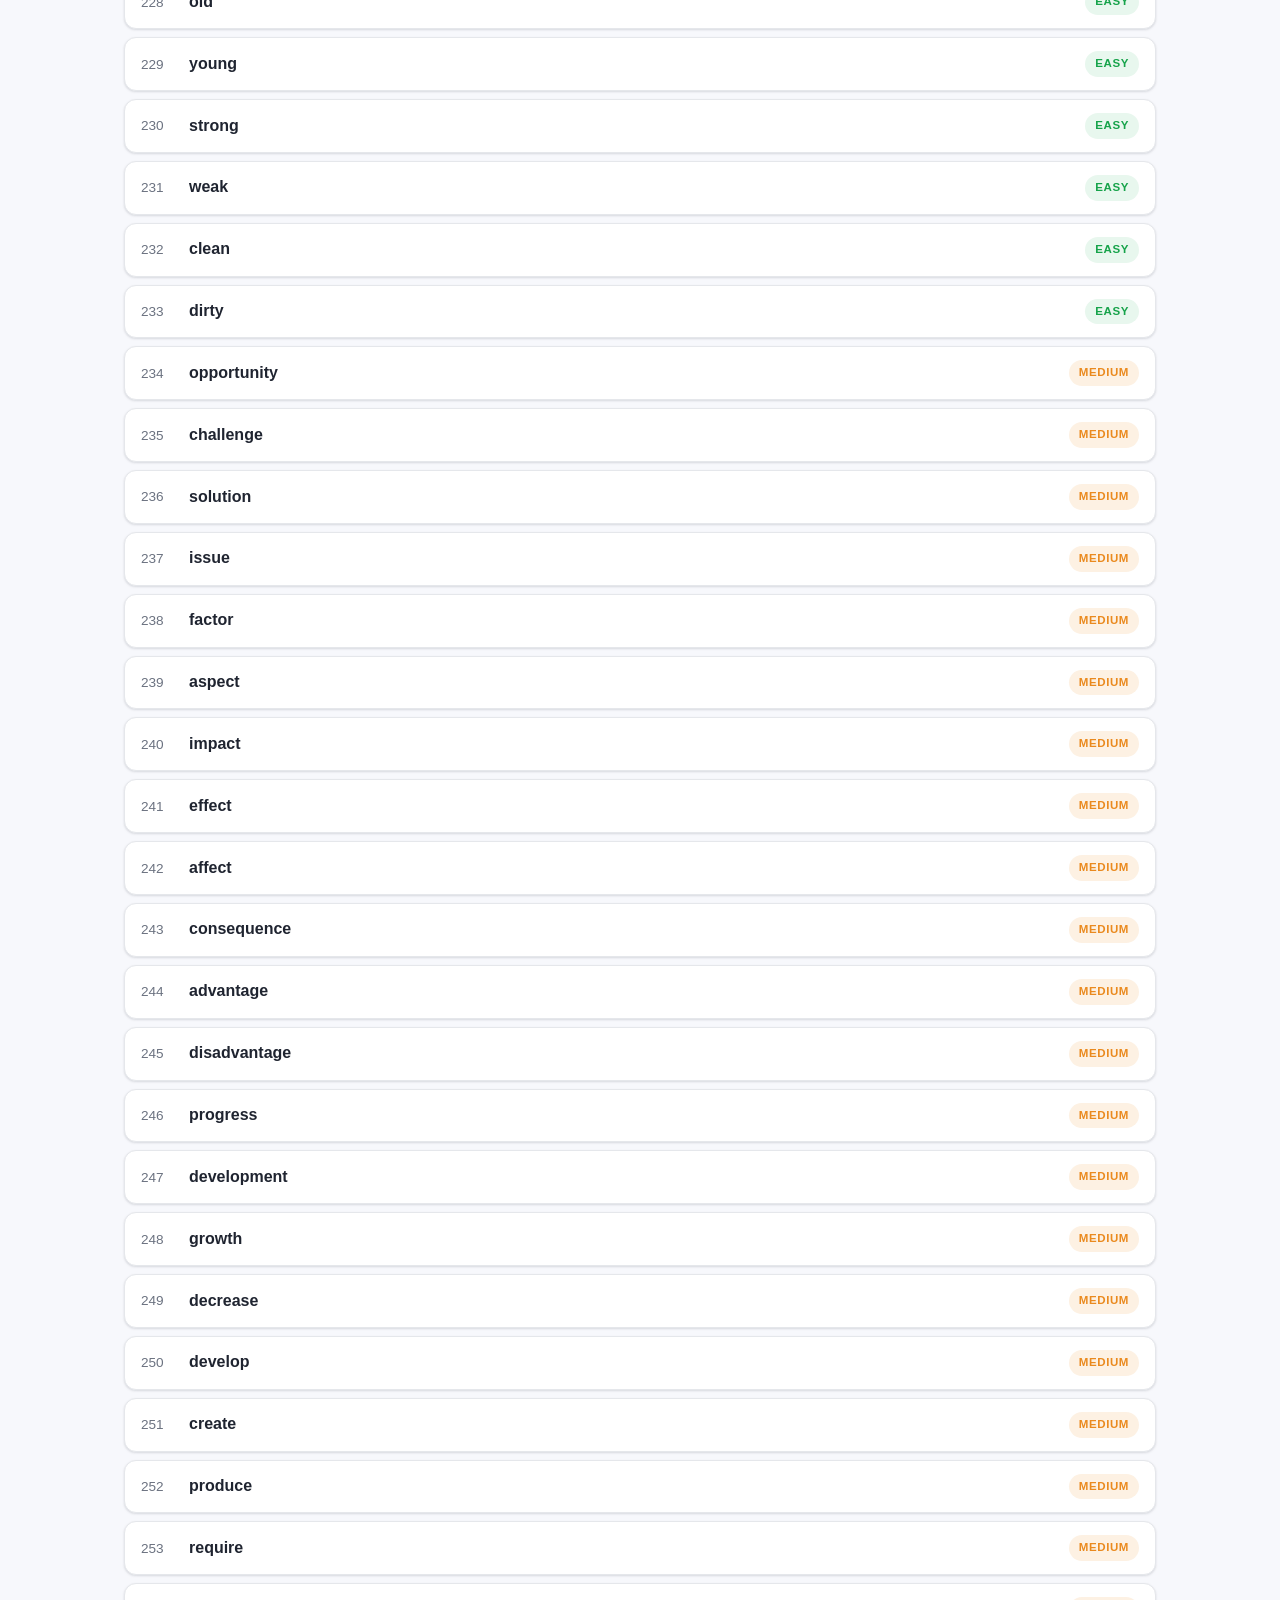
<file: docs/words.html>
<!DOCTYPE html>
<html lang="en" data-theme="light">
<head>
  <meta charset="UTF-8">
  <meta name="viewport" content="width=device-width, initial-scale=1, viewport-fit=cover">
  <meta name="description" content="Learn IELTS vocabulary with simple flashcards, Bangla meanings, and daily goals.">
  <title>Vocabulary List — IELTS Vocabulary</title>
  <link rel="stylesheet" href="static/css/style.css">
  
</head>
<body>
  <header class="site-header">
    <div class="header-inner">
      <a class="logo" href="index.html" aria-label="IELTS Vocabulary home">
        <span class="logo-mark" aria-hidden="true">V</span>
        <span>IELTS Vocabulary</span>
      </a>
      <nav class="desktop-nav" aria-label="Main navigation">
        <a href="index.html" data-nav="index.html">Home</a>
        <a href="learn.html" data-nav="learn.html">Learn</a>
        <a href="words.html" data-nav="words.html">Words</a>
        <a href="review.html" data-nav="review.html">Review</a>
        <a href="progress.html" data-nav="progress.html">Progress</a>
      </nav>
      <button id="theme-toggle" class="icon-btn" type="button" aria-label="Switch to dark mode"></button>
    </div>
  </header>

  <main class="container">
    
<div class="page-head">
  <h1>Vocabulary List</h1>
  <p>Browse and search all words. Tap a word to open its flashcard.</p>
</div>

<div class="search-box">
  <svg viewBox="0 0 24 24" fill="none" stroke="currentColor" stroke-width="2" stroke-linecap="round" aria-hidden="true"><circle cx="11" cy="11" r="7"/><path d="M21 21l-4.3-4.3"/></svg>
  <input id="search-input" type="search" placeholder="Search a word…" aria-label="Search vocabulary" autocomplete="off">
</div>

<div id="filter-chips" class="chips" role="group" aria-label="Filter words"></div>

<p id="result-count" class="result-count" aria-live="polite"></p>
<div id="word-list-host">
  <div class="loading"><div class="spinner"></div>Loading words…</div>
</div>

  </main>

  <nav class="tabbar" aria-label="Main navigation">
    <a href="index.html" data-nav="index.html">
      <svg viewBox="0 0 24 24" fill="none" stroke="currentColor" stroke-width="2" stroke-linecap="round" stroke-linejoin="round" aria-hidden="true"><path d="M3 9.5L12 3l9 6.5V20a1 1 0 0 1-1 1h-5v-6h-6v6H4a1 1 0 0 1-1-1z"/></svg>
      <span>Home</span>
    </a>
    <a href="learn.html" data-nav="learn.html">
      <svg viewBox="0 0 24 24" fill="none" stroke="currentColor" stroke-width="2" stroke-linecap="round" stroke-linejoin="round" aria-hidden="true"><rect x="3" y="4" width="18" height="14" rx="2"/><path d="M3 9h18M8 21h8"/></svg>
      <span>Learn</span>
    </a>
    <a href="words.html" data-nav="words.html">
      <svg viewBox="0 0 24 24" fill="none" stroke="currentColor" stroke-width="2" stroke-linecap="round" stroke-linejoin="round" aria-hidden="true"><path d="M4 6h16M4 12h16M4 18h10"/></svg>
      <span>Words</span>
    </a>
    <a href="review.html" data-nav="review.html">
      <svg viewBox="0 0 24 24" fill="none" stroke="currentColor" stroke-width="2" stroke-linecap="round" stroke-linejoin="round" aria-hidden="true"><path d="M21 12a9 9 0 1 1-2.6-6.4M21 4v5h-5"/></svg>
      <span>Review</span>
    </a>
    <a href="progress.html" data-nav="progress.html">
      <svg viewBox="0 0 24 24" fill="none" stroke="currentColor" stroke-width="2" stroke-linecap="round" stroke-linejoin="round" aria-hidden="true"><path d="M4 20V10M10 20V4M16 20v-7M21 20H3"/></svg>
      <span>Progress</span>
    </a>
  </nav>

  <div id="toast" class="toast" role="status" aria-live="polite"></div>

  <script src="static/js/app.js"></script>
  <script src="static/js/store.js"></script>
  <script src="static/js/data.js"></script>
  
<script src="static/js/words.js"></script>

</body>
</html>
</file>
<file: docs/static/css/style.css>
/* ============================================================
   IELTS Vocabulary — global stylesheet (mobile-first)
   ============================================================ */

:root {
  --bg: #f7f8fc;
  --card: #ffffff;
  --text: #1f2430;
  --text-secondary: #6b7280;
  --primary: #4f46e5;
  --primary-dark: #4338ca;
  --primary-soft: #eef0ff;
  --border: #e5e7eb;
  --shadow: 0 1px 3px rgba(16, 24, 40, 0.08), 0 1px 2px rgba(16, 24, 40, 0.06);
  --shadow-lg: 0 10px 24px rgba(16, 24, 40, 0.10);
  --success: #16a34a;
  --success-soft: #e8f7ee;
  --warning: #ea8a1f;
  --warning-soft: #fdf1e3;
  --danger: #dc2626;
  --danger-soft: #fdecec;
  --radius: 14px;
  --header-h: 60px;
  --tabbar-h: 64px;
}

[data-theme="dark"] {
  --bg: #0f1220;
  --card: #1a1f33;
  --text: #eef0f7;
  --text-secondary: #9aa3b8;
  --primary: #818cf8;
  --primary-dark: #a5b4fc;
  --primary-soft: #262c4d;
  --border: #2b3350;
  --shadow: 0 1px 3px rgba(0, 0, 0, 0.35);
  --shadow-lg: 0 10px 24px rgba(0, 0, 0, 0.4);
  --success-soft: #12341f;
  --warning-soft: #3a2a12;
  --danger-soft: #3d1616;
}

* { box-sizing: border-box; }

html { -webkit-text-size-adjust: 100%; }

body {
  margin: 0;
  font-family: -apple-system, BlinkMacSystemFont, "Segoe UI", Roboto,
    "Helvetica Neue", Arial, sans-serif;
  background: var(--bg);
  color: var(--text);
  line-height: 1.55;
  padding-bottom: var(--tabbar-h);
  transition: background 0.25s ease, color 0.25s ease;
}

/* Bangla text renders better with a fallback stack */
.bn { font-family: "Noto Sans Bengali", "Hind Siliguri", -apple-system, "Segoe UI", sans-serif; }

/* ---------- Header ---------- */
.site-header {
  position: sticky;
  top: 0;
  z-index: 50;
  height: var(--header-h);
  background: var(--card);
  border-bottom: 1px solid var(--border);
  display: flex;
  align-items: center;
}
.header-inner {
  width: 100%;
  max-width: 1080px;
  margin: 0 auto;
  padding: 0 16px;
  display: flex;
  align-items: center;
  justify-content: space-between;
  gap: 12px;
}
.logo {
  display: flex;
  align-items: center;
  gap: 10px;
  text-decoration: none;
  color: var(--text);
  font-weight: 700;
  font-size: 1.05rem;
}
.logo-mark {
  width: 34px;
  height: 34px;
  border-radius: 10px;
  background: var(--primary);
  color: #fff;
  display: inline-flex;
  align-items: center;
  justify-content: center;
  font-weight: 800;
  font-size: 1rem;
  flex: 0 0 auto;
}
.desktop-nav { display: none; gap: 4px; }
.desktop-nav a {
  text-decoration: none;
  color: var(--text-secondary);
  font-weight: 600;
  font-size: 0.95rem;
  padding: 8px 14px;
  border-radius: 10px;
}
.desktop-nav a:hover { background: var(--primary-soft); color: var(--text); }
.desktop-nav a.active { color: var(--primary); background: var(--primary-soft); }

.icon-btn {
  border: 1px solid var(--border);
  background: var(--card);
  color: var(--text);
  width: 40px;
  height: 40px;
  border-radius: 12px;
  display: inline-flex;
  align-items: center;
  justify-content: center;
  cursor: pointer;
}
.icon-btn:hover { background: var(--primary-soft); }
.icon-btn svg { width: 20px; height: 20px; }

/* ---------- Bottom tab bar (mobile) ---------- */
.tabbar {
  position: fixed;
  left: 0;
  right: 0;
  bottom: 0;
  z-index: 50;
  height: var(--tabbar-h);
  background: var(--card);
  border-top: 1px solid var(--border);
  display: flex;
  padding-bottom: env(safe-area-inset-bottom);
}
.tabbar a {
  flex: 1;
  display: flex;
  flex-direction: column;
  align-items: center;
  justify-content: center;
  gap: 3px;
  text-decoration: none;
  color: var(--text-secondary);
  font-size: 0.7rem;
  font-weight: 600;
}
.tabbar a svg { width: 22px; height: 22px; }
.tabbar a.active { color: var(--primary); }

/* ---------- Layout ---------- */
.container {
  max-width: 1080px;
  margin: 0 auto;
  padding: 20px 16px 32px;
}
.page-head { margin: 4px 0 18px; }
.page-head h1 { margin: 0 0 6px; font-size: 1.6rem; letter-spacing: -0.01em; }
.page-head p { margin: 0; color: var(--text-secondary); }

/* ---------- Cards ---------- */
.card {
  background: var(--card);
  border: 1px solid var(--border);
  border-radius: var(--radius);
  box-shadow: var(--shadow);
  padding: 20px;
}
.card h2, .card h3 { margin-top: 0; }

/* ---------- Buttons ---------- */
.btn {
  display: inline-flex;
  align-items: center;
  justify-content: center;
  gap: 8px;
  border: none;
  border-radius: 12px;
  padding: 12px 20px;
  font-size: 1rem;
  font-weight: 700;
  cursor: pointer;
  text-decoration: none;
  transition: transform 0.08s ease, background 0.2s ease, box-shadow 0.2s ease;
  min-height: 48px;
}
.btn:active { transform: scale(0.98); }
.btn-primary { background: var(--primary); color: #fff; }
.btn-primary:hover { background: var(--primary-dark); }
.btn-secondary {
  background: var(--primary-soft);
  color: var(--primary);
}
[data-theme="dark"] .btn-secondary { color: var(--primary-dark); }
.btn-ghost {
  background: transparent;
  color: var(--text-secondary);
  border: 1px solid var(--border);
}
.btn-success { background: var(--success); color: #fff; }
.btn-warning { background: var(--warning-soft); color: var(--warning); border: 1px solid var(--warning); }
.btn-block { width: 100%; }
.btn-sm { padding: 8px 14px; font-size: 0.9rem; min-height: 40px; }

/* ---------- Hero (home) ---------- */
.hero { text-align: center; padding: 34px 20px 26px; }
.hero h1 { font-size: 1.9rem; margin: 0 0 8px; letter-spacing: -0.02em; }
.hero .subtitle { color: var(--text-secondary); font-size: 1.05rem; margin: 0 0 4px; }
.hero .motivation { color: var(--primary); font-weight: 600; margin: 10px 0 0; }
[data-theme="dark"] .hero .motivation { color: var(--primary-dark); }

.grid-3 { display: grid; gap: 16px; grid-template-columns: 1fr; margin: 18px 0; }

.level-card { display: flex; flex-direction: column; gap: 10px; }
.level-card .level-name {
  font-size: 0.78rem;
  font-weight: 800;
  letter-spacing: 0.08em;
  text-transform: uppercase;
}
.level-easy .level-name { color: var(--success); }
.level-medium .level-name { color: var(--warning); }
.level-hard .level-name { color: var(--danger); }
.level-card h2 { margin: 0; font-size: 1.35rem; }
.level-card .tagline { color: var(--text-secondary); margin: 0; font-size: 0.95rem; }
.level-meta { display: flex; align-items: center; justify-content: space-between; font-size: 0.9rem; color: var(--text-secondary); }
.level-meta strong { color: var(--text); }

.progress-track {
  height: 10px;
  background: var(--border);
  border-radius: 999px;
  overflow: hidden;
}
.progress-fill {
  height: 100%;
  width: 0;
  background: var(--primary);
  border-radius: 999px;
  transition: width 0.5s ease;
}
.progress-fill.green { background: var(--success); }

.stats-row {
  display: grid;
  grid-template-columns: repeat(2, 1fr);
  gap: 12px;
  margin: 18px 0;
}
.stat {
  background: var(--card);
  border: 1px solid var(--border);
  border-radius: var(--radius);
  box-shadow: var(--shadow);
  padding: 16px;
  text-align: center;
}
.stat .num { font-size: 1.7rem; font-weight: 800; }
.stat .label { color: var(--text-secondary); font-size: 0.85rem; font-weight: 600; }

/* ---------- Goal widget ---------- */
.goal-card { margin: 18px 0; }
.goal-top { display: flex; align-items: center; justify-content: space-between; gap: 12px; flex-wrap: wrap; }
.goal-top h2 { margin: 0; font-size: 1.2rem; }
.target-select {
  display: flex;
  gap: 6px;
}
.target-select button {
  border: 1px solid var(--border);
  background: var(--card);
  color: var(--text-secondary);
  border-radius: 10px;
  padding: 8px 12px;
  font-weight: 700;
  cursor: pointer;
  min-height: 40px;
}
.target-select button.active {
  background: var(--primary);
  border-color: var(--primary);
  color: #fff;
}
.goal-progress { margin: 14px 0 6px; }
.goal-count { font-weight: 700; margin: 8px 0 14px; color: var(--text-secondary); }
.goal-count strong { color: var(--text); }

/* ---------- Flashcard ---------- */
.learn-top { display: flex; align-items: center; gap: 12px; margin-bottom: 6px; }
.back-link {
  display: inline-flex;
  align-items: center;
  gap: 6px;
  color: var(--text-secondary);
  text-decoration: none;
  font-weight: 600;
  padding: 8px 4px;
}
.back-link:hover { color: var(--primary); }
.learn-title { margin: 0; font-size: 1.25rem; flex: 1; }
.learn-counter { color: var(--text-secondary); font-weight: 700; font-size: 0.95rem; white-space: nowrap; }

.flashcard {
  perspective: 1200px;
  margin: 14px 0 18px;
  cursor: pointer;
  outline: none;
}
.flashcard:focus-visible { outline: 3px solid var(--primary); outline-offset: 4px; border-radius: var(--radius); }
.flashcard-inner {
  position: relative;
  min-height: 380px;
  transform-style: preserve-3d;
  transition: transform 0.45s cubic-bezier(0.4, 0.2, 0.2, 1);
}
.flashcard.flipped .flashcard-inner { transform: rotateY(180deg); }
.face {
  position: absolute;
  inset: 0;
  backface-visibility: hidden;
  -webkit-backface-visibility: hidden;
  background: var(--card);
  border: 1px solid var(--border);
  border-radius: 20px;
  box-shadow: var(--shadow-lg);
  padding: 28px 24px;
  display: flex;
  flex-direction: column;
  overflow-y: auto;
}
.face-back { transform: rotateY(180deg); }

.card-front-body {
  flex: 1;
  display: flex;
  flex-direction: column;
  align-items: center;
  justify-content: center;
  text-align: center;
  gap: 8px;
}
.card-word { font-size: 2.4rem; font-weight: 800; letter-spacing: -0.01em; margin: 0; }
.card-pron { color: var(--text-secondary); font-size: 1.05rem; }
.card-pos {
  display: inline-block;
  font-size: 0.78rem;
  font-weight: 700;
  text-transform: uppercase;
  letter-spacing: 0.06em;
  color: var(--primary);
  background: var(--primary-soft);
  padding: 4px 12px;
  border-radius: 999px;
}
.reveal-hint {
  margin-top: 18px;
  color: var(--text-secondary);
  font-size: 0.9rem;
  display: inline-flex;
  align-items: center;
  gap: 8px;
  border: 1px dashed var(--border);
  padding: 10px 18px;
  border-radius: 999px;
}
.speaker-btn {
  margin-top: 10px;
  border: 1px solid var(--border);
  background: var(--card);
  width: 48px;
  height: 48px;
  border-radius: 50%;
  display: inline-flex;
  align-items: center;
  justify-content: center;
  cursor: pointer;
  color: var(--primary);
}
.speaker-btn:hover { background: var(--primary-soft); }
.speaker-btn svg { width: 22px; height: 22px; }

.face-back h2 { margin: 0 0 2px; font-size: 1.7rem; }
.meaning-label {
  font-size: 0.75rem;
  font-weight: 800;
  text-transform: uppercase;
  letter-spacing: 0.07em;
  color: var(--text-secondary);
  margin: 16px 0 4px;
}
.bn-meaning { font-size: 1.35rem; font-weight: 700; color: var(--primary); margin: 0; }
[data-theme="dark"] .bn-meaning { color: var(--primary-dark); }
.en-meaning { margin: 0; font-size: 1.02rem; }

.syn-chips { display: flex; flex-wrap: wrap; gap: 8px; margin-top: 6px; }
.syn-chip {
  background: var(--primary-soft);
  color: var(--primary);
  font-weight: 600;
  font-size: 0.92rem;
  padding: 6px 14px;
  border-radius: 999px;
}
[data-theme="dark"] .syn-chip { color: var(--primary-dark); }
.examples { margin: 6px 0 0; padding: 0; list-style: none; counter-reset: ex; }
.examples li {
  counter-increment: ex;
  padding: 10px 12px 10px 40px;
  position: relative;
  background: var(--bg);
  border-radius: 10px;
  margin-bottom: 8px;
  font-size: 0.96rem;
}
.examples li::before {
  content: counter(ex);
  position: absolute;
  left: 12px;
  top: 10px;
  width: 22px;
  height: 22px;
  border-radius: 50%;
  background: var(--primary);
  color: #fff;
  font-size: 0.75rem;
  font-weight: 700;
  display: inline-flex;
  align-items: center;
  justify-content: center;
}
.back-actions { display: flex; align-items: center; gap: 10px; margin-top: auto; padding-top: 16px; }
.back-actions .speaker-btn { margin-top: 0; }

.learn-controls {
  display: grid;
  grid-template-columns: 1fr 1fr;
  gap: 10px;
  margin-bottom: 8px;
}
.learn-nav { display: grid; grid-template-columns: 1fr 1fr; gap: 10px; }
.keyboard-hint {
  display: none;
  text-align: center;
  color: var(--text-secondary);
  font-size: 0.82rem;
  margin-top: 14px;
}
.keyboard-hint kbd {
  background: var(--card);
  border: 1px solid var(--border);
  border-bottom-width: 2px;
  border-radius: 6px;
  padding: 1px 7px;
  font-family: inherit;
  font-size: 0.78rem;
}

/* ---------- Words list ---------- */
.search-box { position: relative; margin-bottom: 14px; }
.search-box input {
  width: 100%;
  padding: 14px 16px 14px 46px;
  font-size: 1rem;
  border: 1px solid var(--border);
  border-radius: 14px;
  background: var(--card);
  color: var(--text);
  min-height: 52px;
}
.search-box input:focus { outline: 2px solid var(--primary); border-color: var(--primary); }
.search-box svg {
  position: absolute;
  left: 15px;
  top: 50%;
  transform: translateY(-50%);
  width: 20px;
  height: 20px;
  color: var(--text-secondary);
  pointer-events: none;
}
.chips { display: flex; flex-wrap: wrap; gap: 8px; margin-bottom: 16px; }
.chip {
  border: 1px solid var(--border);
  background: var(--card);
  color: var(--text-secondary);
  border-radius: 999px;
  padding: 8px 16px;
  font-weight: 700;
  font-size: 0.88rem;
  cursor: pointer;
  min-height: 40px;
}
.chip.active { background: var(--primary); border-color: var(--primary); color: #fff; }

.word-list { list-style: none; margin: 0; padding: 0; display: flex; flex-direction: column; gap: 8px; }
.word-row {
  display: flex;
  align-items: center;
  gap: 14px;
  background: var(--card);
  border: 1px solid var(--border);
  border-radius: 12px;
  padding: 13px 16px;
  text-decoration: none;
  color: var(--text);
  box-shadow: var(--shadow);
  width: 100%;
  text-align: left;
  cursor: pointer;
  font-size: 1rem;
}
.word-row:hover { border-color: var(--primary); }
.word-idx { color: var(--text-secondary); font-size: 0.85rem; width: 34px; flex: 0 0 auto; font-variant-numeric: tabular-nums; }
.word-name { font-weight: 700; flex: 1; }
.badge {
  font-size: 0.72rem;
  font-weight: 800;
  text-transform: uppercase;
  letter-spacing: 0.05em;
  padding: 4px 10px;
  border-radius: 999px;
  flex: 0 0 auto;
}
.badge-easy { background: var(--success-soft); color: var(--success); }
.badge-medium { background: var(--warning-soft); color: var(--warning); }
.badge-hard { background: var(--danger-soft); color: var(--danger); }
.status-dot { width: 10px; height: 10px; border-radius: 50%; flex: 0 0 auto; }
.status-dot.learned { background: var(--success); }
.status-dot.review { background: var(--warning); }
.result-count { color: var(--text-secondary); font-size: 0.9rem; margin: 0 0 12px; }

/* ---------- Review ---------- */
.review-section { margin-bottom: 26px; }
.review-section h2 { display: flex; align-items: center; gap: 10px; font-size: 1.25rem; }
.count-pill {
  background: var(--primary-soft);
  color: var(--primary);
  font-size: 0.85rem;
  font-weight: 800;
  padding: 3px 12px;
  border-radius: 999px;
}
[data-theme="dark"] .count-pill { color: var(--primary-dark); }
.review-row-actions { display: flex; align-items: center; gap: 8px; flex: 0 0 auto; }
.reset-btn {
  border: 1px solid var(--border);
  background: var(--card);
  color: var(--text-secondary);
  border-radius: 10px;
  width: 36px;
  height: 36px;
  display: inline-flex;
  align-items: center;
  justify-content: center;
  cursor: pointer;
  flex: 0 0 auto;
}
.reset-btn:hover { color: var(--danger); border-color: var(--danger); }
.reset-btn svg { width: 16px; height: 16px; }

/* ---------- Progress page ---------- */
.progress-block { margin-bottom: 22px; }
.progress-block h2 { font-size: 1.2rem; margin: 0 0 12px; }
.diff-row { margin-bottom: 14px; }
.diff-row .diff-head { display: flex; justify-content: space-between; font-size: 0.95rem; margin-bottom: 6px; }
.diff-row .diff-head strong { text-transform: capitalize; }

/* ---------- Empty states / misc ---------- */
.empty {
  text-align: center;
  padding: 44px 20px;
  color: var(--text-secondary);
  background: var(--card);
  border: 1px dashed var(--border);
  border-radius: var(--radius);
}
.empty h2 { color: var(--text); margin: 0 0 8px; }
.empty p { margin: 0 0 16px; }

.toast {
  position: fixed;
  left: 50%;
  bottom: calc(var(--tabbar-h) + 16px);
  transform: translateX(-50%) translateY(20px);
  background: var(--text);
  color: var(--bg);
  padding: 12px 20px;
  border-radius: 999px;
  font-weight: 600;
  font-size: 0.92rem;
  opacity: 0;
  pointer-events: none;
  transition: opacity 0.25s ease, transform 0.25s ease;
  z-index: 100;
  max-width: calc(100vw - 32px);
  text-align: center;
}
.toast.show { opacity: 1; transform: translateX(-50%) translateY(0); }

.loading { text-align: center; color: var(--text-secondary); padding: 40px 0; }
.spinner {
  width: 34px; height: 34px;
  border: 3px solid var(--border);
  border-top-color: var(--primary);
  border-radius: 50%;
  margin: 0 auto 12px;
  animation: spin 0.8s linear infinite;
}
@keyframes spin { to { transform: rotate(360deg); } }

/* ---------- Focus visibility ---------- */
a:focus-visible, button:focus-visible, input:focus-visible, [tabindex]:focus-visible {
  outline: 2px solid var(--primary);
  outline-offset: 2px;
}

/* ---------- Desktop ---------- */
@media (min-width: 768px) {
  body { padding-bottom: 0; }
  .tabbar { display: none; }
  .desktop-nav { display: flex; align-items: center; }
  .grid-3 { grid-template-columns: repeat(3, 1fr); }
  .stats-row { grid-template-columns: repeat(4, 1fr); }
  .keyboard-hint { display: block; }
  .learn-controls { grid-template-columns: repeat(4, 1fr); }
  .learn-nav { display: contents; }
  .flashcard-inner { min-height: 420px; }
  .container { padding: 28px 24px 48px; }
  .hero h1 { font-size: 2.4rem; }
}

/* ---------- Reduced motion ---------- */
@media (prefers-reduced-motion: reduce) {
  *, *::before, *::after {
    animation-duration: 0.01ms !important;
    animation-iteration-count: 1 !important;
    transition-duration: 0.01ms !important;
  }
  .flashcard-inner { transition: none; }
}
</file>
